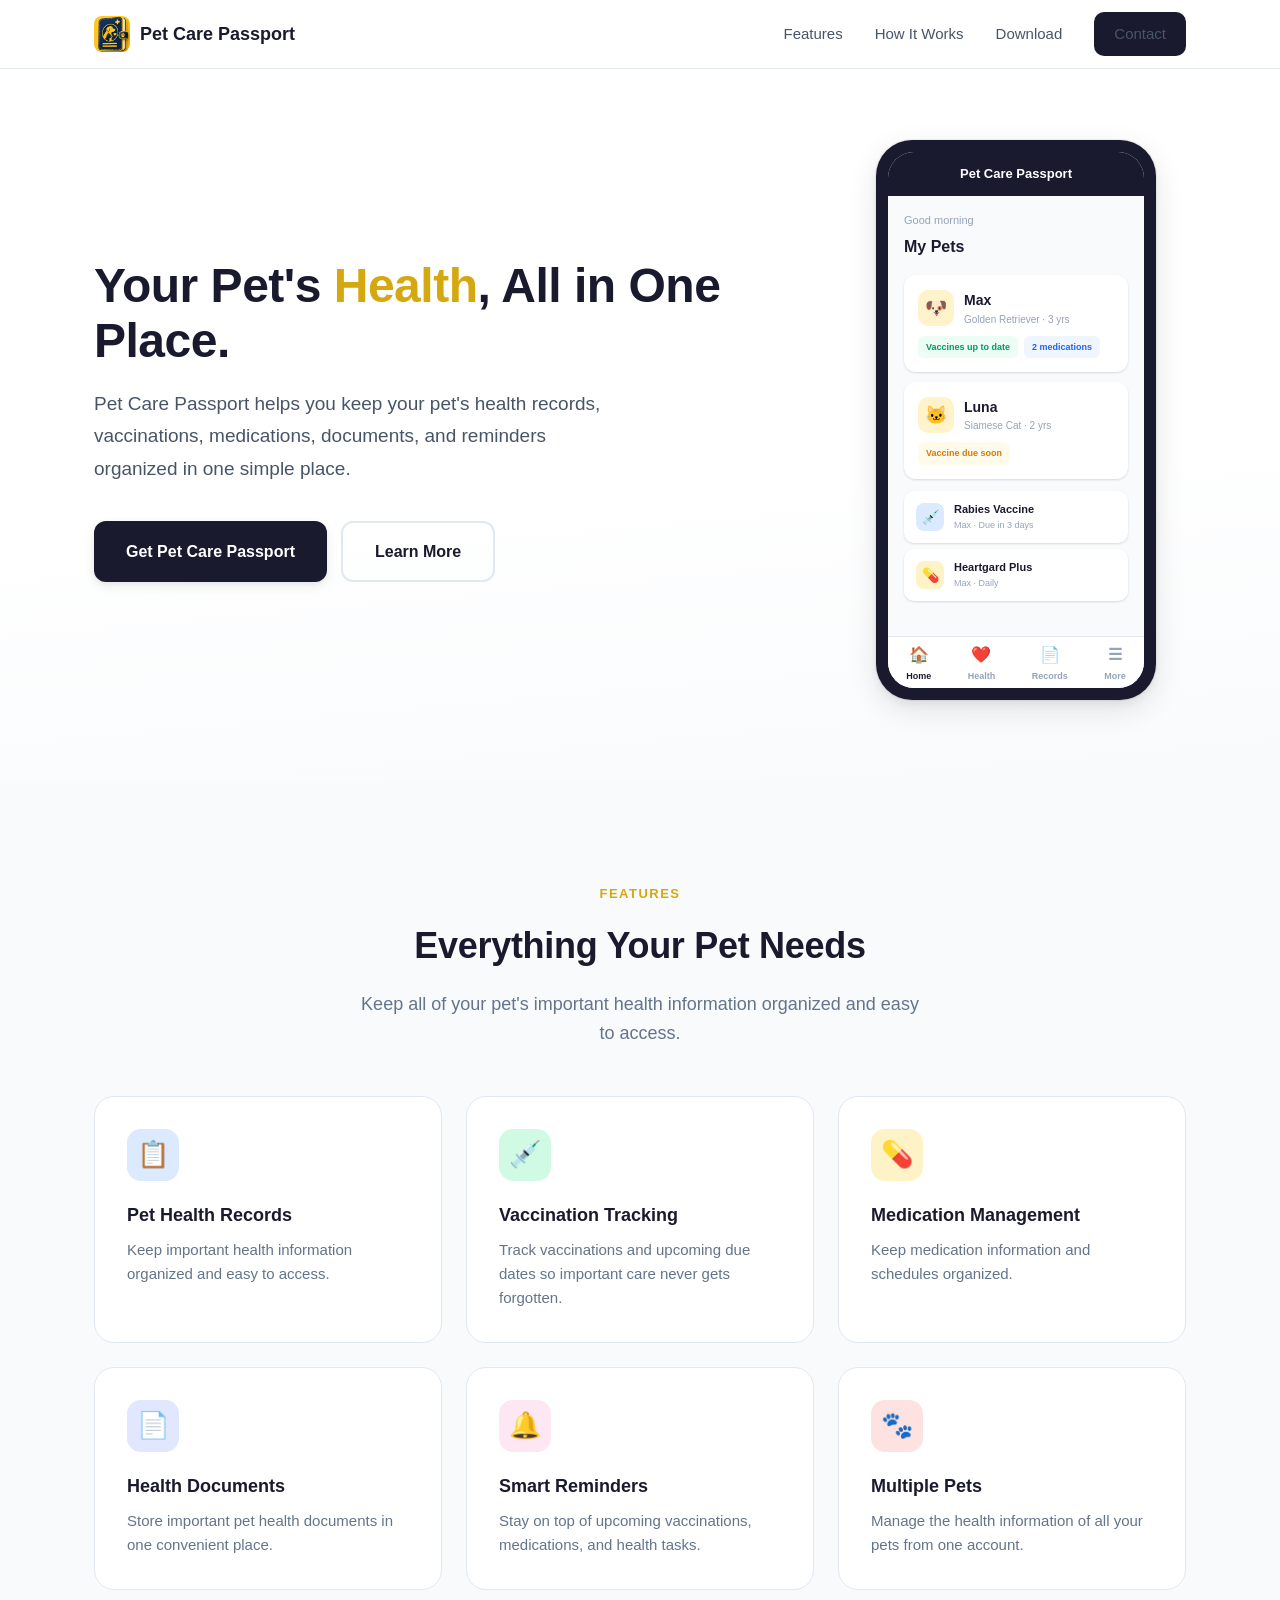
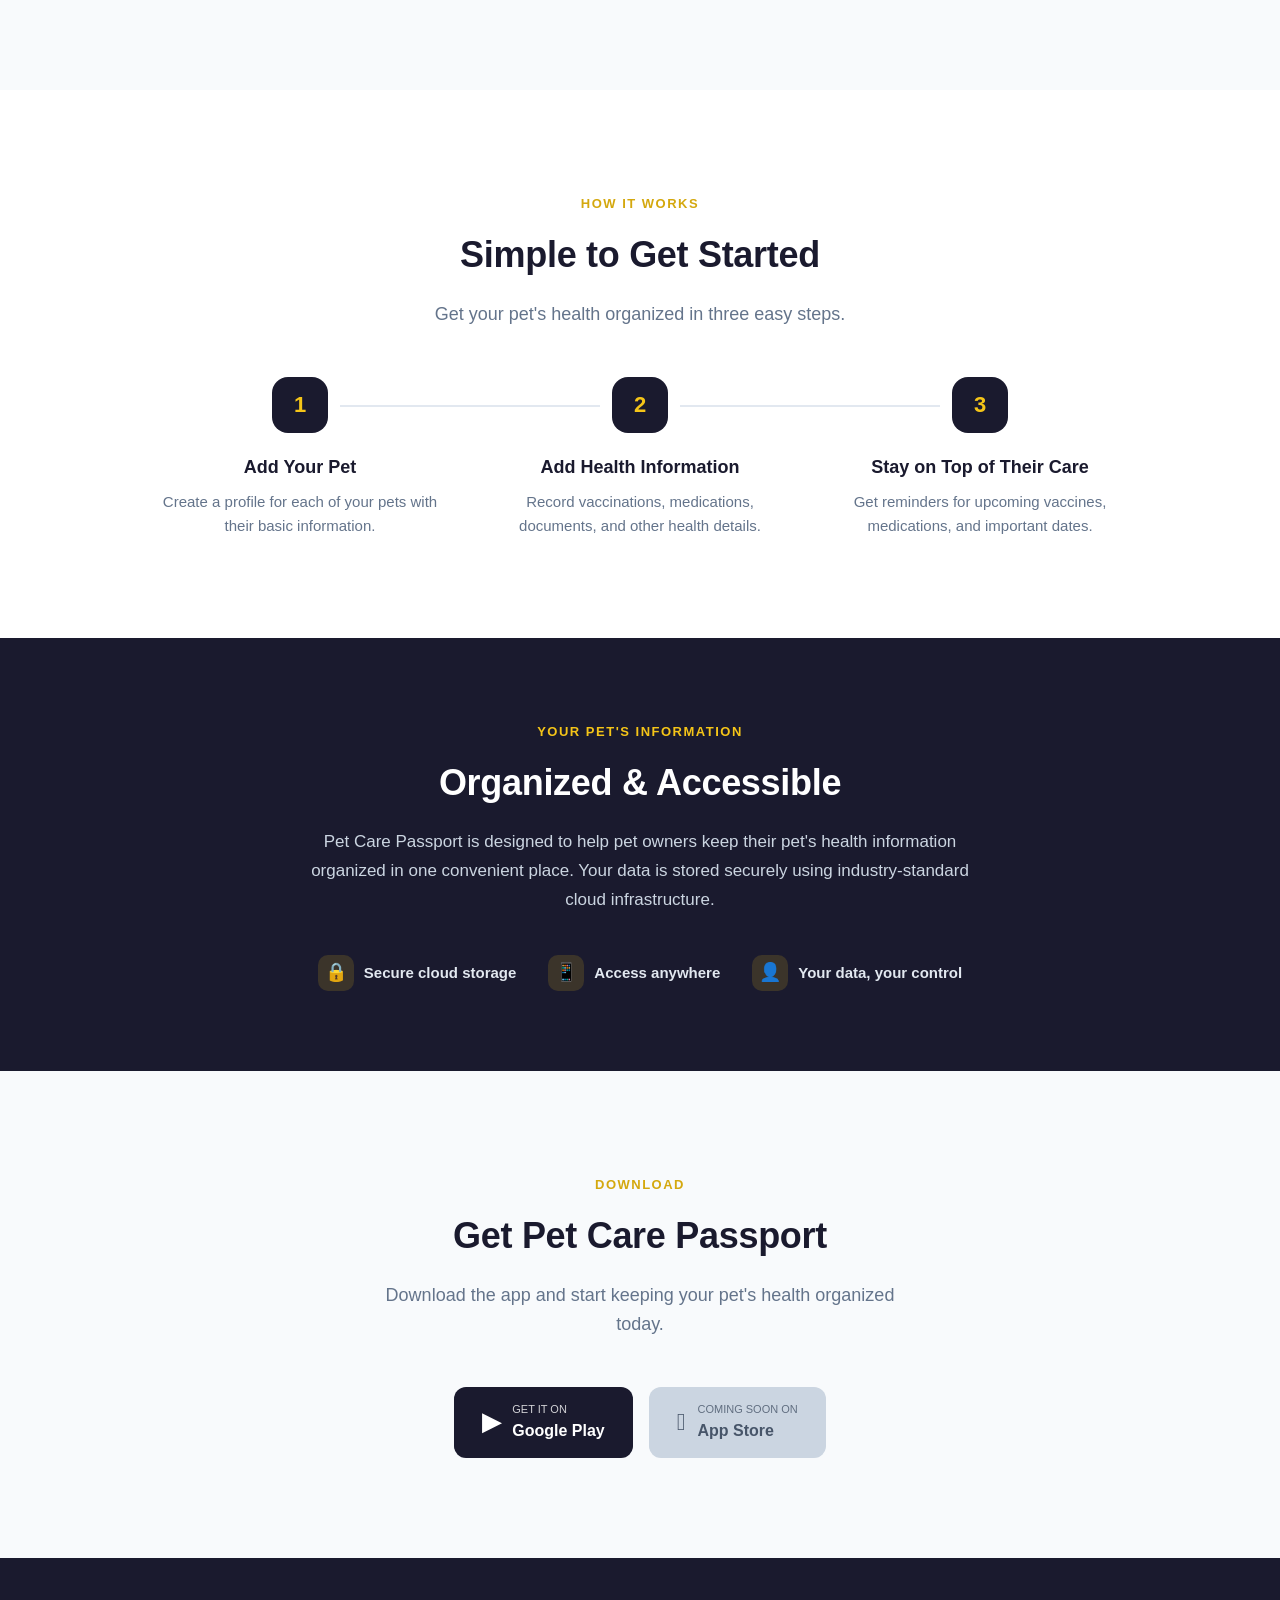
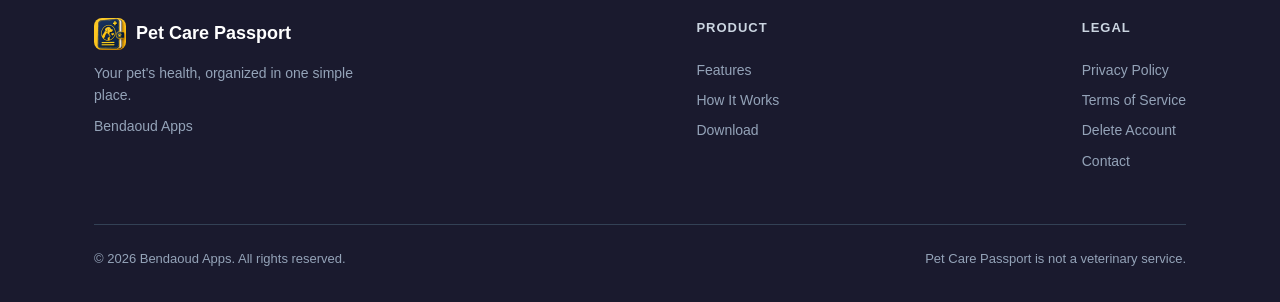
<file: index.html>
<!DOCTYPE html>
<html lang="en">
<head>
  <meta charset="UTF-8">
  <meta name="viewport" content="width=device-width, initial-scale=1.0">
  <title>Pet Care Passport | Pet Health Records &amp; Reminders</title>
  <meta name="description" content="Pet Care Passport helps pet owners manage health records, vaccinations, medications, documents, and reminders for their pets.">
  <meta name="robots" content="index, follow">
  <link rel="canonical" href="https://petcarepassport.app/">
  <meta property="og:type" content="website">
  <meta property="og:url" content="https://petcarepassport.app/">
  <meta property="og:title" content="Pet Care Passport | Pet Health Records &amp; Reminders">
  <meta property="og:description" content="Pet Care Passport helps pet owners manage health records, vaccinations, medications, documents, and reminders for their pets.">
  <meta property="og:image" content="https://petcarepassport.app/img/logo.png">
  <meta name="twitter:card" content="summary">
  <meta name="twitter:title" content="Pet Care Passport | Pet Health Records &amp; Reminders">
  <meta name="twitter:description" content="Pet Care Passport helps pet owners manage health records, vaccinations, medications, documents, and reminders for their pets.">
  <link rel="icon" type="image/png" href="/img/favicon.png">
  <link rel="stylesheet" href="/css/style.css">
</head>
<body>

  <!-- Nav -->
  <nav class="nav" role="navigation" aria-label="Main navigation">
    <div class="container nav-inner">
      <a href="/" class="nav-brand" aria-label="Pet Care Passport home">
        <img src="/img/logo.png" alt="" width="36" height="36">
        Pet Care Passport
      </a>
      <button class="nav-toggle" aria-label="Toggle menu" aria-expanded="false" onclick="toggleMenu()">
        <span></span><span></span><span></span>
      </button>
      <div class="nav-links" id="navLinks">
        <a href="/#features">Features</a>
        <a href="/#how-it-works">How It Works</a>
        <a href="/#download">Download</a>
        <a href="/contact/" class="nav-cta">Contact</a>
      </div>
    </div>
  </nav>

  <!-- Hero -->
  <section class="hero">
    <div class="container hero-inner">
      <div class="hero-text">
        <h1>Your Pet's <span class="accent">Health</span>, All in One Place.</h1>
        <p>Pet Care Passport helps you keep your pet's health records, vaccinations, medications, documents, and reminders organized in one simple place.</p>
        <div class="hero-actions">
          <a href="#download" class="btn-primary">Get Pet Care Passport</a>
          <a href="#features" class="btn-secondary">Learn More</a>
        </div>
      </div>
      <div class="hero-visual" aria-hidden="true">
        <div class="app-mockup">
          <div class="app-mockup-inner">
            <div class="mockup-status">Pet Care Passport</div>
            <div class="mockup-body">
              <div class="mockup-greeting">Good morning</div>
              <div class="mockup-title">My Pets</div>
              <div class="mockup-card">
                <div class="mockup-card-header">
                  <div class="mockup-pet-avatar">&#128054;</div>
                  <div>
                    <div class="mockup-pet-name">Max</div>
                    <div class="mockup-pet-meta">Golden Retriever &middot; 3 yrs</div>
                  </div>
                </div>
                <div class="mockup-tags">
                  <span class="mockup-tag green">Vaccines up to date</span>
                  <span class="mockup-tag blue">2 medications</span>
                </div>
              </div>
              <div class="mockup-card">
                <div class="mockup-card-header">
                  <div class="mockup-pet-avatar">&#128049;</div>
                  <div>
                    <div class="mockup-pet-name">Luna</div>
                    <div class="mockup-pet-meta">Siamese Cat &middot; 2 yrs</div>
                  </div>
                </div>
                <div class="mockup-tags">
                  <span class="mockup-tag amber">Vaccine due soon</span>
                </div>
              </div>
              <div style="margin-top:12px">
                <div class="mockup-reminder">
                  <div class="mockup-reminder-icon vacc">&#128137;</div>
                  <div>
                    <div class="mockup-reminder-text">Rabies Vaccine</div>
                    <div class="mockup-reminder-sub">Max &middot; Due in 3 days</div>
                  </div>
                </div>
                <div class="mockup-reminder">
                  <div class="mockup-reminder-icon med">&#128138;</div>
                  <div>
                    <div class="mockup-reminder-text">Heartgard Plus</div>
                    <div class="mockup-reminder-sub">Max &middot; Daily</div>
                  </div>
                </div>
              </div>
            </div>
            <div class="mockup-tab-bar">
              <div class="mockup-tab active"><span class="mockup-tab-icon">&#127968;</span> Home</div>
              <div class="mockup-tab"><span class="mockup-tab-icon">&#10084;&#65039;</span> Health</div>
              <div class="mockup-tab"><span class="mockup-tab-icon">&#128196;</span> Records</div>
              <div class="mockup-tab"><span class="mockup-tab-icon">&#9776;</span> More</div>
            </div>
          </div>
        </div>
      </div>
    </div>
  </section>

  <!-- Features -->
  <section class="features" id="features">
    <div class="container">
      <div class="section-header">
        <span class="section-label">Features</span>
        <h2 class="section-title">Everything Your Pet Needs</h2>
        <p class="section-subtitle">Keep all of your pet's important health information organized and easy to access.</p>
      </div>
      <div class="features-grid">
        <div class="feature-card">
          <div class="feature-icon records">&#128203;</div>
          <h3>Pet Health Records</h3>
          <p>Keep important health information organized and easy to access.</p>
        </div>
        <div class="feature-card">
          <div class="feature-icon vaccines">&#128137;</div>
          <h3>Vaccination Tracking</h3>
          <p>Track vaccinations and upcoming due dates so important care never gets forgotten.</p>
        </div>
        <div class="feature-card">
          <div class="feature-icon meds">&#128138;</div>
          <h3>Medication Management</h3>
          <p>Keep medication information and schedules organized.</p>
        </div>
        <div class="feature-card">
          <div class="feature-icon docs">&#128196;</div>
          <h3>Health Documents</h3>
          <p>Store important pet health documents in one convenient place.</p>
        </div>
        <div class="feature-card">
          <div class="feature-icon reminders">&#128276;</div>
          <h3>Smart Reminders</h3>
          <p>Stay on top of upcoming vaccinations, medications, and health tasks.</p>
        </div>
        <div class="feature-card">
          <div class="feature-icon pets">&#128062;</div>
          <h3>Multiple Pets</h3>
          <p>Manage the health information of all your pets from one account.</p>
        </div>
      </div>
    </div>
  </section>

  <!-- How It Works -->
  <section class="how-it-works" id="how-it-works">
    <div class="container">
      <div class="section-header">
        <span class="section-label">How It Works</span>
        <h2 class="section-title">Simple to Get Started</h2>
        <p class="section-subtitle">Get your pet's health organized in three easy steps.</p>
      </div>
      <div class="steps">
        <div class="step">
          <div class="step-number">1</div>
          <h3>Add Your Pet</h3>
          <p>Create a profile for each of your pets with their basic information.</p>
          <div class="step-connector"></div>
        </div>
        <div class="step">
          <div class="step-number">2</div>
          <h3>Add Health Information</h3>
          <p>Record vaccinations, medications, documents, and other health details.</p>
          <div class="step-connector"></div>
        </div>
        <div class="step">
          <div class="step-number">3</div>
          <h3>Stay on Top of Their Care</h3>
          <p>Get reminders for upcoming vaccines, medications, and important dates.</p>
        </div>
      </div>
    </div>
  </section>

  <!-- Trust -->
  <section class="trust">
    <div class="container">
      <div class="trust-inner">
        <span class="section-label">Your Pet's Information</span>
        <h2 class="section-title">Organized &amp; Accessible</h2>
        <p>Pet Care Passport is designed to help pet owners keep their pet's health information organized in one convenient place. Your data is stored securely using industry-standard cloud infrastructure.</p>
        <div class="trust-points">
          <div class="trust-point">
            <div class="trust-point-icon">&#128274;</div>
            Secure cloud storage
          </div>
          <div class="trust-point">
            <div class="trust-point-icon">&#128241;</div>
            Access anywhere
          </div>
          <div class="trust-point">
            <div class="trust-point-icon">&#128100;</div>
            Your data, your control
          </div>
        </div>
      </div>
    </div>
  </section>

  <!-- Download -->
  <section class="download" id="download">
    <div class="container download-inner">
      <span class="section-label">Download</span>
      <h2 class="section-title">Get Pet Care Passport</h2>
      <p class="section-subtitle" style="margin-left:auto;margin-right:auto;">Download the app and start keeping your pet's health organized today.</p>
      <div class="download-buttons">
        <a href="https://play.google.com/store/apps/details?id=com.bendaoud.petcarepassport" class="store-btn" id="googlePlayBtn" target="_blank" rel="noopener noreferrer">
          <span class="store-btn-icon">&#9654;</span>
          <span class="store-btn-text">
            <span class="store-btn-label">GET IT ON</span>
            <span class="store-btn-name">Google Play</span>
          </span>
        </a>
        <span class="store-btn coming-soon" aria-label="iOS app coming soon">
          <span class="store-btn-icon">&#63743;</span>
          <span class="store-btn-text">
            <span class="store-btn-label">COMING SOON ON</span>
            <span class="store-btn-name">App Store</span>
          </span>
        </span>
      </div>
    </div>
  </section>

  <!-- Footer -->
  <footer class="footer">
    <div class="container">
      <div class="footer-inner">
        <div class="footer-brand">
          <div class="footer-brand-name">
            <img src="/img/logo.png" alt="" width="32" height="32">
            Pet Care Passport
          </div>
          <p>Your pet's health, organized in one simple place.</p>
          <p style="margin-top:8px;">Bendaoud Apps</p>
        </div>
        <div class="footer-links">
          <h4>Product</h4>
          <a href="/#features">Features</a>
          <a href="/#how-it-works">How It Works</a>
          <a href="/#download">Download</a>
        </div>
        <div class="footer-links">
          <h4>Legal</h4>
          <a href="/privacy-policy/">Privacy Policy</a>
          <a href="/terms/">Terms of Service</a>
          <a href="/delete-account/">Delete Account</a>
          <a href="/contact/">Contact</a>
        </div>
      </div>
      <div class="footer-bottom">
        <span>&copy; 2026 Bendaoud Apps. All rights reserved.</span>
        <span>Pet Care Passport is not a veterinary service.</span>
      </div>
    </div>
  </footer>

  <script>
    function toggleMenu() {
      var links = document.getElementById('navLinks');
      var btn = document.querySelector('.nav-toggle');
      var open = links.classList.toggle('open');
      btn.classList.toggle('open', open);
      btn.setAttribute('aria-expanded', open);
    }
    document.querySelectorAll('.nav-links a').forEach(function(a) {
      a.addEventListener('click', function() {
        document.getElementById('navLinks').classList.remove('open');
        document.querySelector('.nav-toggle').classList.remove('open');
      });
    });
  </script>

</body>
</html>
</file>
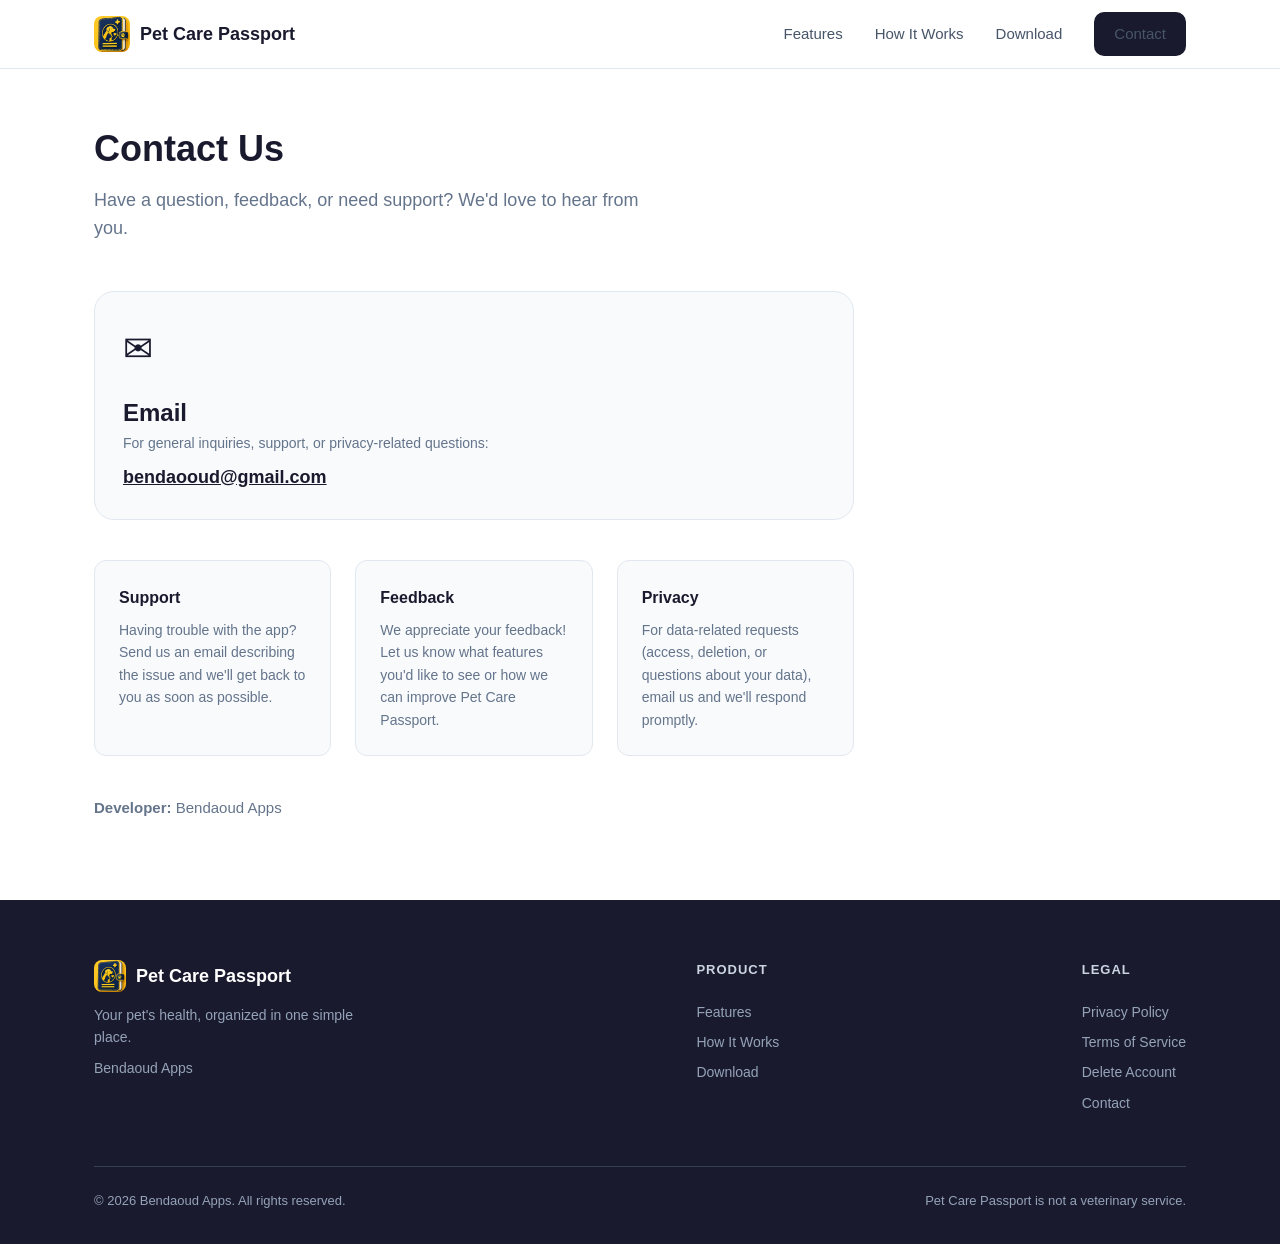
<file: contact/index.html>
<!DOCTYPE html>
<html lang="en">
<head>
  <meta charset="UTF-8">
  <meta name="viewport" content="width=device-width, initial-scale=1.0">
  <title>Contact Us | Pet Care Passport</title>
  <meta name="description" content="Get in touch with the Pet Care Passport team. We'd love to hear from you.">
  <meta name="robots" content="index, follow">
  <link rel="canonical" href="https://petcarepassport.app/contact/">
  <link rel="icon" type="image/png" href="/img/favicon.png">
  <link rel="stylesheet" href="/css/style.css">
</head>
<body>

  <!-- Nav -->
  <nav class="nav" role="navigation" aria-label="Main navigation">
    <div class="container nav-inner">
      <a href="/" class="nav-brand" aria-label="Pet Care Passport home">
        <img src="/img/logo.png" alt="" width="36" height="36">
        Pet Care Passport
      </a>
      <button class="nav-toggle" aria-label="Toggle menu" aria-expanded="false" onclick="toggleMenu()">
        <span></span><span></span><span></span>
      </button>
      <div class="nav-links" id="navLinks">
        <a href="/#features">Features</a>
        <a href="/#how-it-works">How It Works</a>
        <a href="/#download">Download</a>
        <a href="/contact/" class="nav-cta">Contact</a>
      </div>
    </div>
  </nav>

  <!-- Contact -->
  <main class="legal-page">
    <div class="container">
      <div class="legal-header">
        <h1>Contact Us</h1>
        <p class="section-subtitle">Have a question, feedback, or need support? We'd love to hear from you.</p>
      </div>
      <div class="contact-content">

        <div class="contact-card">
          <div class="contact-icon">&#9993;</div>
          <h2>Email</h2>
          <p>For general inquiries, support, or privacy-related questions:</p>
          <a href="mailto:bendaooud@gmail.com" class="contact-link">bendaooud@gmail.com</a>
        </div>

        <div class="contact-info-grid">
          <div class="contact-info-item">
            <h3>Support</h3>
            <p>Having trouble with the app? Send us an email describing the issue and we'll get back to you as soon as possible.</p>
          </div>
          <div class="contact-info-item">
            <h3>Feedback</h3>
            <p>We appreciate your feedback! Let us know what features you'd like to see or how we can improve Pet Care Passport.</p>
          </div>
          <div class="contact-info-item">
            <h3>Privacy</h3>
            <p>For data-related requests (access, deletion, or questions about your data), email us and we'll respond promptly.</p>
          </div>
        </div>

        <div class="contact-developer">
          <p><strong>Developer:</strong> Bendaoud Apps</p>
        </div>

      </div>
    </div>
  </main>

  <!-- Footer -->
  <footer class="footer">
    <div class="container">
      <div class="footer-inner">
        <div class="footer-brand">
          <div class="footer-brand-name">
            <img src="/img/logo.png" alt="" width="32" height="32">
            Pet Care Passport
          </div>
          <p>Your pet's health, organized in one simple place.</p>
          <p style="margin-top:8px;">Bendaoud Apps</p>
        </div>
        <div class="footer-links">
          <h4>Product</h4>
          <a href="/#features">Features</a>
          <a href="/#how-it-works">How It Works</a>
          <a href="/#download">Download</a>
        </div>
        <div class="footer-links">
          <h4>Legal</h4>
          <a href="/privacy-policy/">Privacy Policy</a>
          <a href="/terms/">Terms of Service</a>
          <a href="/delete-account/">Delete Account</a>
          <a href="/contact/">Contact</a>
        </div>
      </div>
      <div class="footer-bottom">
        <span>&copy; 2026 Bendaoud Apps. All rights reserved.</span>
        <span>Pet Care Passport is not a veterinary service.</span>
      </div>
    </div>
  </footer>

  <script>
    function toggleMenu() {
      var links = document.getElementById('navLinks');
      var btn = document.querySelector('.nav-toggle');
      var open = links.classList.toggle('open');
      btn.classList.toggle('open', open);
      btn.setAttribute('aria-expanded', open);
    }
    document.querySelectorAll('.nav-links a').forEach(function(a) {
      a.addEventListener('click', function() {
        document.getElementById('navLinks').classList.remove('open');
        document.querySelector('.nav-toggle').classList.remove('open');
      });
    });
  </script>

</body>
</html>
</file>
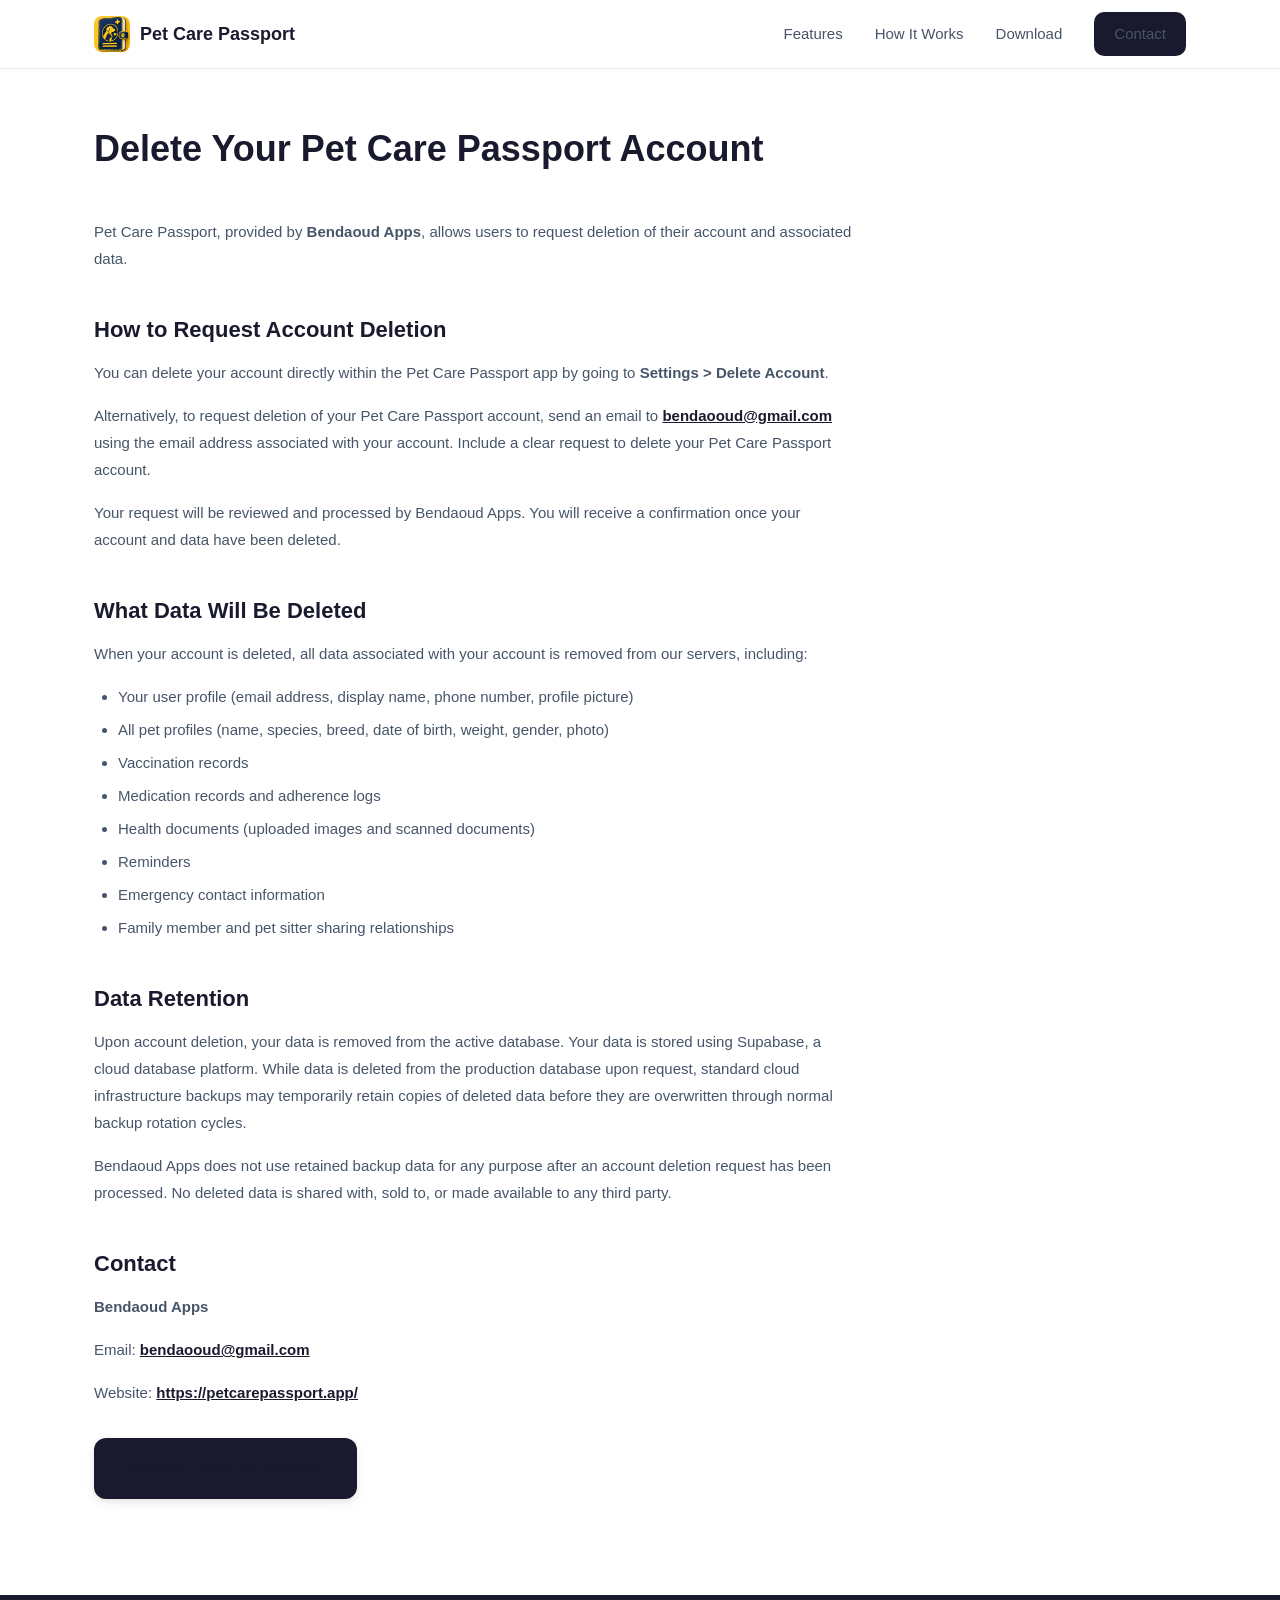
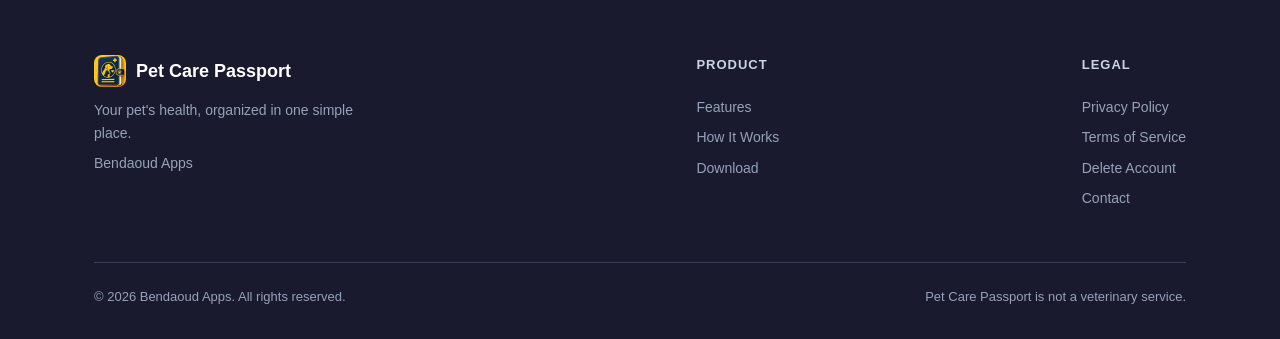
<file: delete-account/index.html>
<!DOCTYPE html>
<html lang="en">
<head>
  <meta charset="UTF-8">
  <meta name="viewport" content="width=device-width, initial-scale=1.0">
  <title>Delete Your Account | Pet Care Passport</title>
  <meta name="description" content="Learn how to request deletion of your Pet Care Passport account and associated data.">
  <meta name="robots" content="index, follow">
  <link rel="canonical" href="https://petcarepassport.app/delete-account/">
  <link rel="icon" type="image/png" href="/img/favicon.png">
  <link rel="stylesheet" href="/css/style.css">
</head>
<body>

  <!-- Nav -->
  <nav class="nav" role="navigation" aria-label="Main navigation">
    <div class="container nav-inner">
      <a href="/" class="nav-brand" aria-label="Pet Care Passport home">
        <img src="/img/logo.png" alt="" width="36" height="36">
        Pet Care Passport
      </a>
      <button class="nav-toggle" aria-label="Toggle menu" aria-expanded="false" onclick="toggleMenu()">
        <span></span><span></span><span></span>
      </button>
      <div class="nav-links" id="navLinks">
        <a href="/#features">Features</a>
        <a href="/#how-it-works">How It Works</a>
        <a href="/#download">Download</a>
        <a href="/contact/" class="nav-cta">Contact</a>
      </div>
    </div>
  </nav>

  <!-- Delete Account -->
  <main class="legal-page">
    <div class="container">
      <div class="legal-header">
        <h1>Delete Your Pet Care Passport Account</h1>
      </div>
      <div class="legal-content">

        <p>Pet Care Passport, provided by <strong>Bendaoud Apps</strong>, allows users to request deletion of their account and associated data.</p>

        <h2>How to Request Account Deletion</h2>
        <p>You can delete your account directly within the Pet Care Passport app by going to <strong>Settings &gt; Delete Account</strong>.</p>
        <p>Alternatively, to request deletion of your Pet Care Passport account, send an email to <a href="mailto:bendaooud@gmail.com">bendaooud@gmail.com</a> using the email address associated with your account. Include a clear request to delete your Pet Care Passport account.</p>
        <p>Your request will be reviewed and processed by Bendaoud Apps. You will receive a confirmation once your account and data have been deleted.</p>

        <h2>What Data Will Be Deleted</h2>
        <p>When your account is deleted, all data associated with your account is removed from our servers, including:</p>
        <ul>
          <li>Your user profile (email address, display name, phone number, profile picture)</li>
          <li>All pet profiles (name, species, breed, date of birth, weight, gender, photo)</li>
          <li>Vaccination records</li>
          <li>Medication records and adherence logs</li>
          <li>Health documents (uploaded images and scanned documents)</li>
          <li>Reminders</li>
          <li>Emergency contact information</li>
          <li>Family member and pet sitter sharing relationships</li>
        </ul>

        <h2>Data Retention</h2>
        <p>Upon account deletion, your data is removed from the active database. Your data is stored using Supabase, a cloud database platform. While data is deleted from the production database upon request, standard cloud infrastructure backups may temporarily retain copies of deleted data before they are overwritten through normal backup rotation cycles.</p>
        <p>Bendaoud Apps does not use retained backup data for any purpose after an account deletion request has been processed. No deleted data is shared with, sold to, or made available to any third party.</p>

        <h2>Contact</h2>
        <p><strong>Bendaoud Apps</strong></p>
        <p>Email: <a href="mailto:bendaooud@gmail.com">bendaooud@gmail.com</a></p>
        <p>Website: <a href="https://petcarepassport.app/">https://petcarepassport.app/</a></p>

        <p style="margin-top: 32px;">
          <a href="mailto:bendaooud@gmail.com?subject=Pet%20Care%20Passport%20Account%20Deletion" class="btn-primary" style="display: inline-flex; text-decoration: none;">Request Account Deletion</a>
        </p>

      </div>
    </div>
  </main>

  <!-- Footer -->
  <footer class="footer">
    <div class="container">
      <div class="footer-inner">
        <div class="footer-brand">
          <div class="footer-brand-name">
            <img src="/img/logo.png" alt="" width="32" height="32">
            Pet Care Passport
          </div>
          <p>Your pet's health, organized in one simple place.</p>
          <p style="margin-top:8px;">Bendaoud Apps</p>
        </div>
        <div class="footer-links">
          <h4>Product</h4>
          <a href="/#features">Features</a>
          <a href="/#how-it-works">How It Works</a>
          <a href="/#download">Download</a>
        </div>
        <div class="footer-links">
          <h4>Legal</h4>
          <a href="/privacy-policy/">Privacy Policy</a>
          <a href="/terms/">Terms of Service</a>
          <a href="/delete-account/">Delete Account</a>
          <a href="/contact/">Contact</a>
        </div>
      </div>
      <div class="footer-bottom">
        <span>&copy; 2026 Bendaoud Apps. All rights reserved.</span>
        <span>Pet Care Passport is not a veterinary service.</span>
      </div>
    </div>
  </footer>

  <script>
    function toggleMenu() {
      var links = document.getElementById('navLinks');
      var btn = document.querySelector('.nav-toggle');
      var open = links.classList.toggle('open');
      btn.classList.toggle('open', open);
      btn.setAttribute('aria-expanded', open);
    }
    document.querySelectorAll('.nav-links a').forEach(function(a) {
      a.addEventListener('click', function() {
        document.getElementById('navLinks').classList.remove('open');
        document.querySelector('.nav-toggle').classList.remove('open');
      });
    });
  </script>

</body>
</html>
</file>
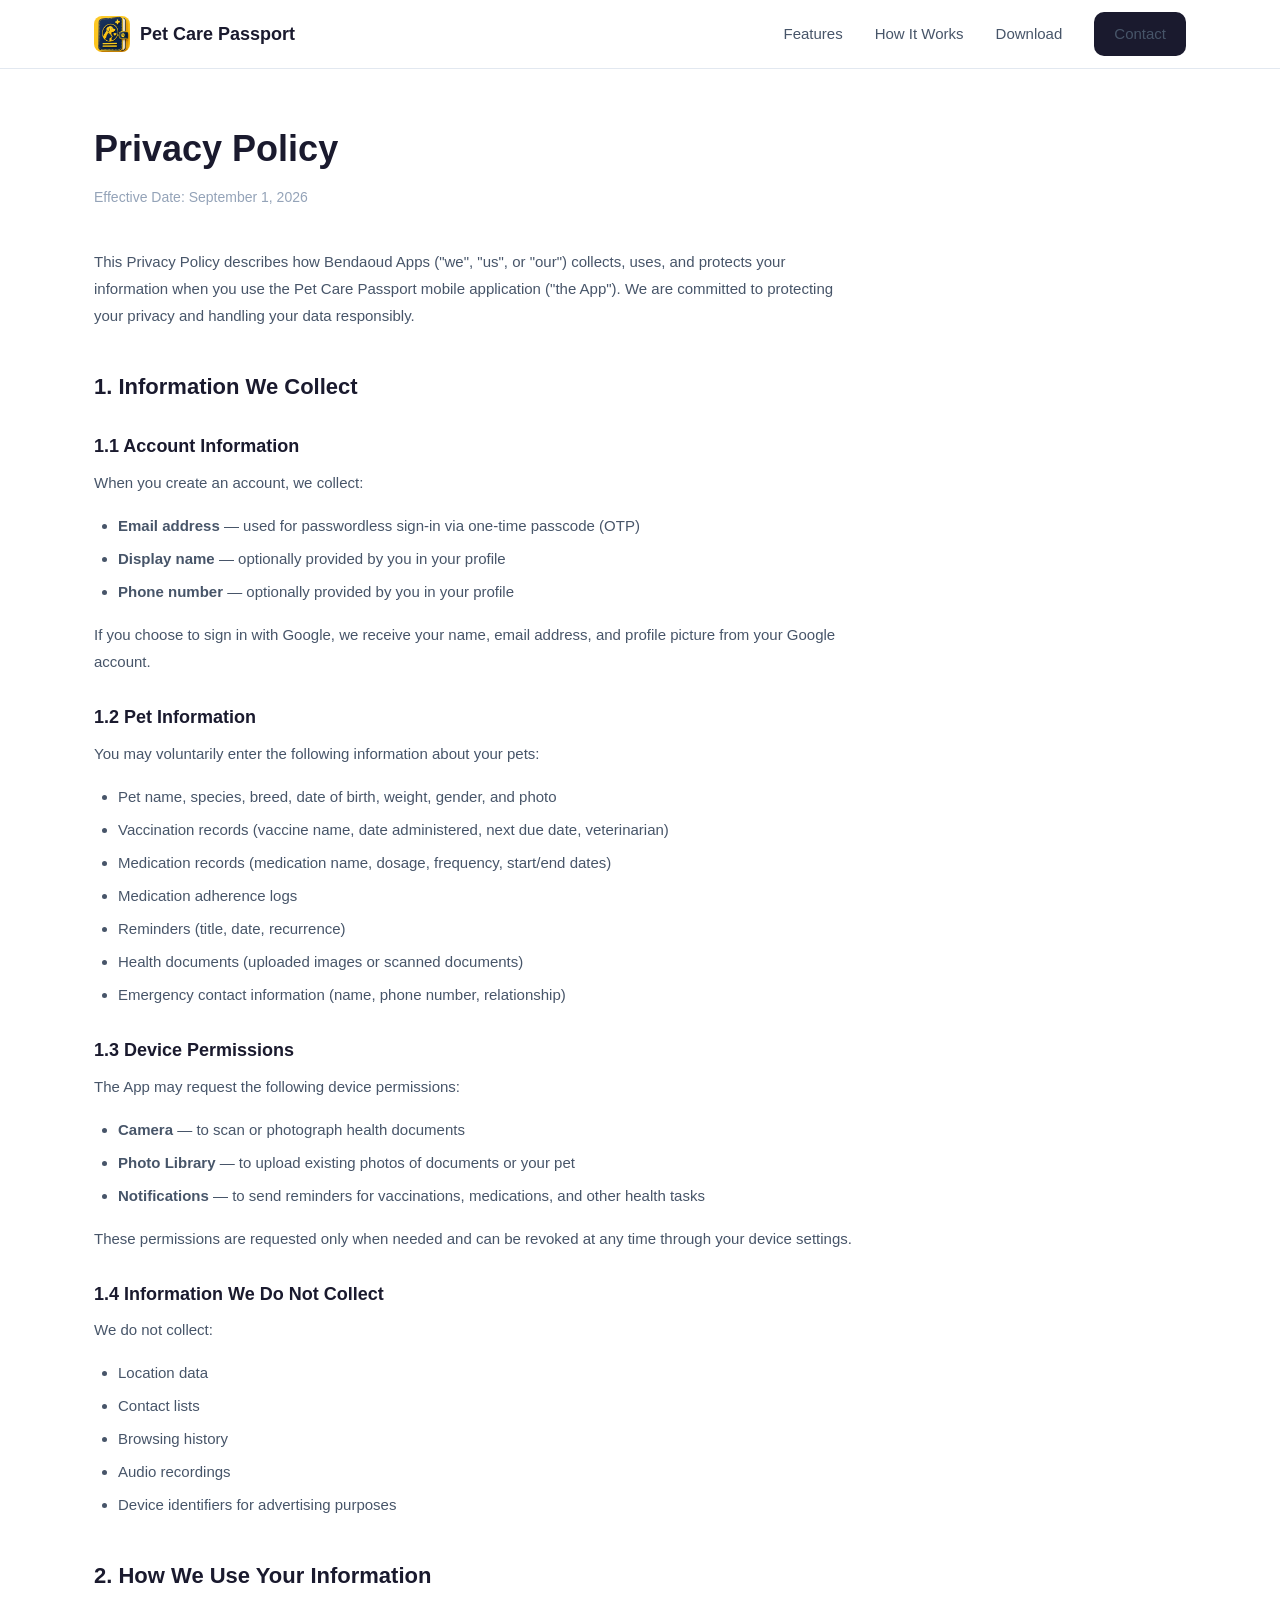
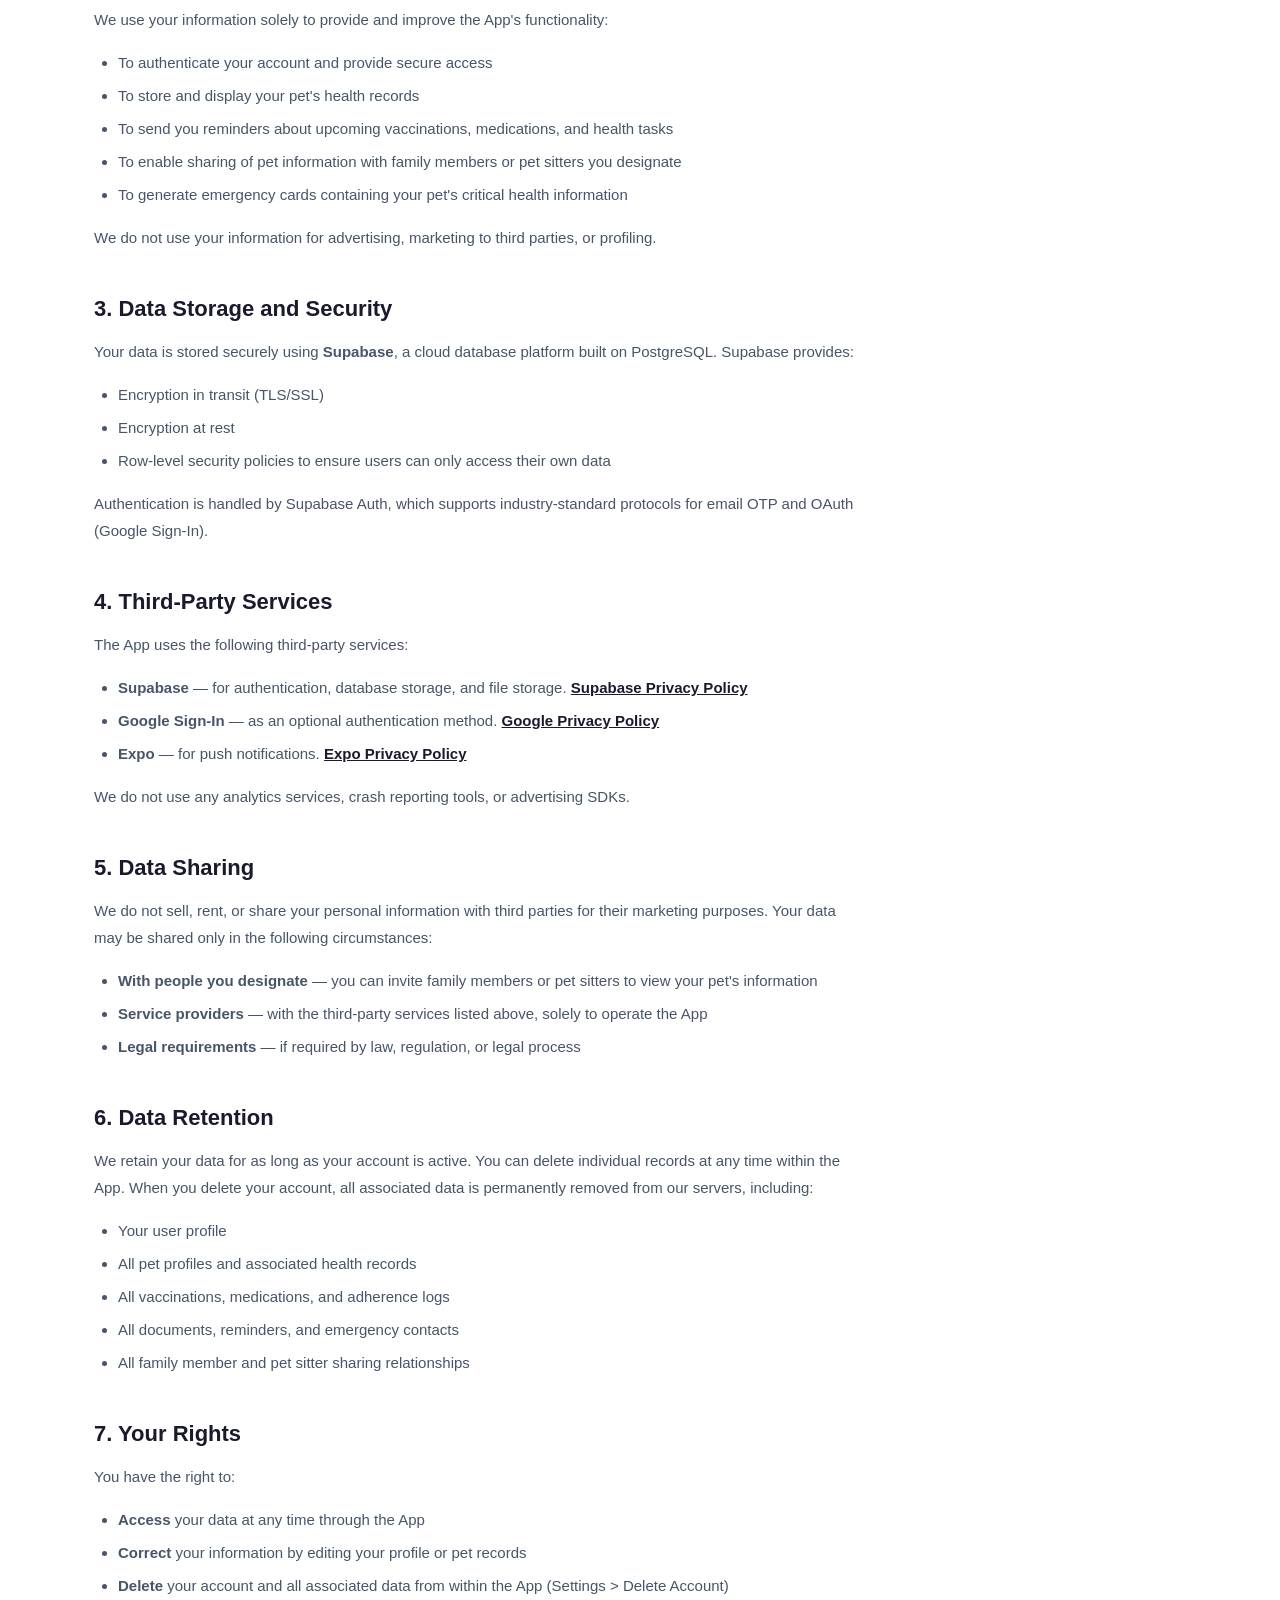
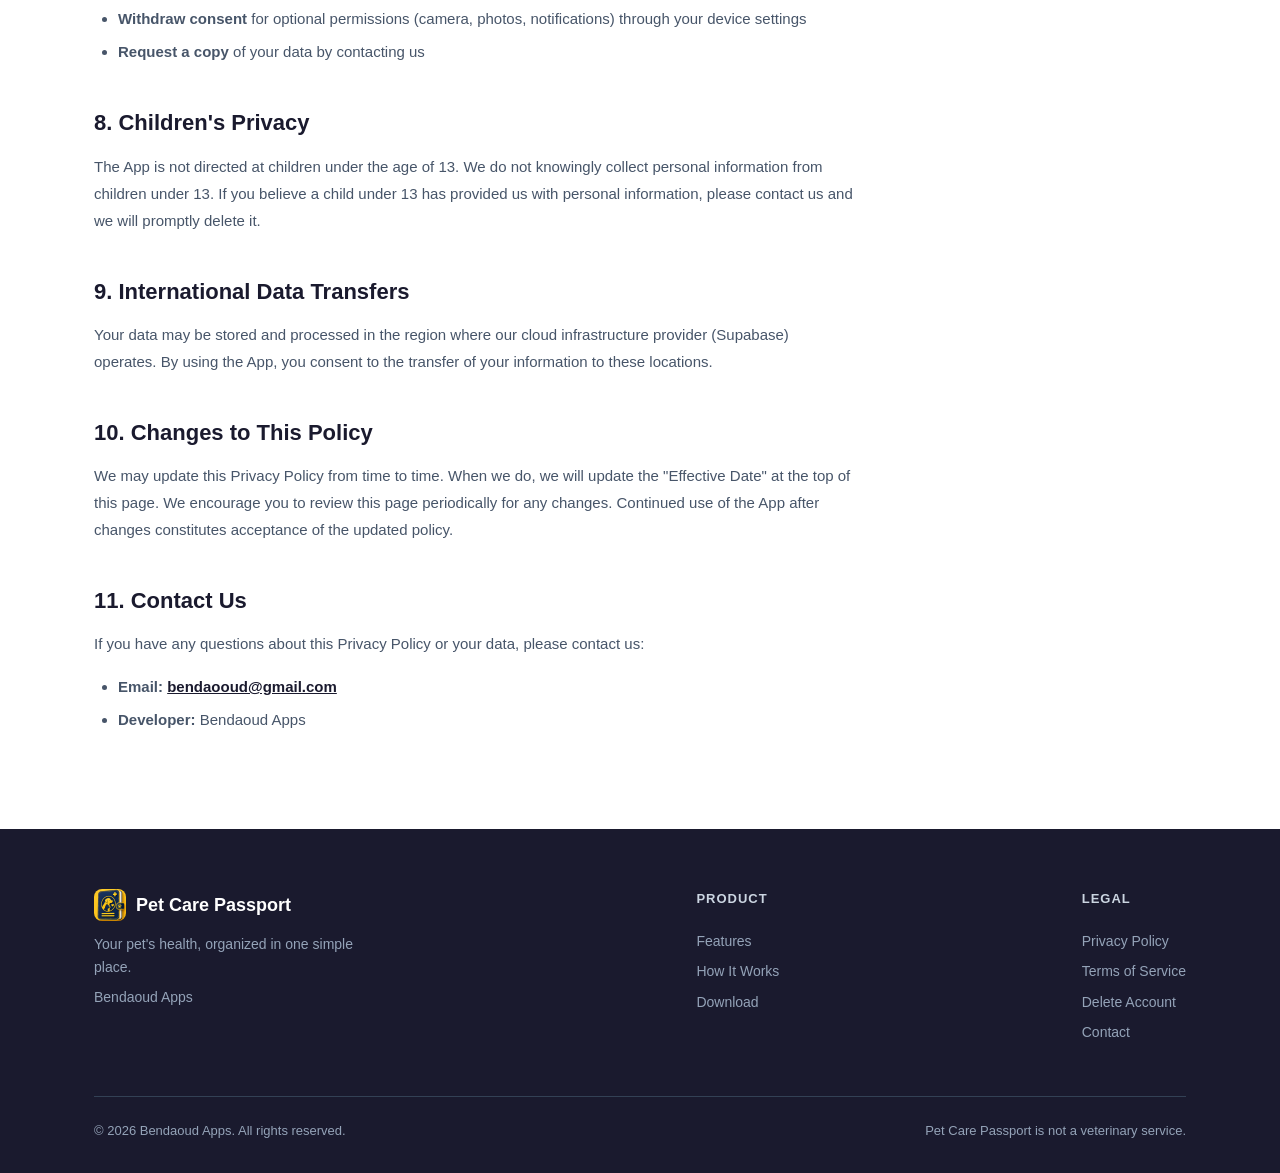
<file: privacy-policy/index.html>
<!DOCTYPE html>
<html lang="en">
<head>
  <meta charset="UTF-8">
  <meta name="viewport" content="width=device-width, initial-scale=1.0">
  <title>Privacy Policy | Pet Care Passport</title>
  <meta name="description" content="Privacy Policy for Pet Care Passport. Learn how we collect, use, and protect your personal and pet health information.">
  <meta name="robots" content="index, follow">
  <link rel="canonical" href="https://petcarepassport.app/privacy-policy/">
  <link rel="icon" type="image/png" href="/img/favicon.png">
  <link rel="stylesheet" href="/css/style.css">
</head>
<body>

  <!-- Nav -->
  <nav class="nav" role="navigation" aria-label="Main navigation">
    <div class="container nav-inner">
      <a href="/" class="nav-brand" aria-label="Pet Care Passport home">
        <img src="/img/logo.png" alt="" width="36" height="36">
        Pet Care Passport
      </a>
      <button class="nav-toggle" aria-label="Toggle menu" aria-expanded="false" onclick="toggleMenu()">
        <span></span><span></span><span></span>
      </button>
      <div class="nav-links" id="navLinks">
        <a href="/#features">Features</a>
        <a href="/#how-it-works">How It Works</a>
        <a href="/#download">Download</a>
        <a href="/contact/" class="nav-cta">Contact</a>
      </div>
    </div>
  </nav>

  <!-- Privacy Policy -->
  <main class="legal-page">
    <div class="container">
      <div class="legal-header">
        <h1>Privacy Policy</h1>
        <p class="legal-date">Effective Date: September 1, 2026</p>
      </div>
      <div class="legal-content">

        <p>This Privacy Policy describes how Bendaoud Apps ("we", "us", or "our") collects, uses, and protects your information when you use the Pet Care Passport mobile application ("the App"). We are committed to protecting your privacy and handling your data responsibly.</p>

        <h2>1. Information We Collect</h2>

        <h3>1.1 Account Information</h3>
        <p>When you create an account, we collect:</p>
        <ul>
          <li><strong>Email address</strong> &mdash; used for passwordless sign-in via one-time passcode (OTP)</li>
          <li><strong>Display name</strong> &mdash; optionally provided by you in your profile</li>
          <li><strong>Phone number</strong> &mdash; optionally provided by you in your profile</li>
        </ul>
        <p>If you choose to sign in with Google, we receive your name, email address, and profile picture from your Google account.</p>

        <h3>1.2 Pet Information</h3>
        <p>You may voluntarily enter the following information about your pets:</p>
        <ul>
          <li>Pet name, species, breed, date of birth, weight, gender, and photo</li>
          <li>Vaccination records (vaccine name, date administered, next due date, veterinarian)</li>
          <li>Medication records (medication name, dosage, frequency, start/end dates)</li>
          <li>Medication adherence logs</li>
          <li>Reminders (title, date, recurrence)</li>
          <li>Health documents (uploaded images or scanned documents)</li>
          <li>Emergency contact information (name, phone number, relationship)</li>
        </ul>

        <h3>1.3 Device Permissions</h3>
        <p>The App may request the following device permissions:</p>
        <ul>
          <li><strong>Camera</strong> &mdash; to scan or photograph health documents</li>
          <li><strong>Photo Library</strong> &mdash; to upload existing photos of documents or your pet</li>
          <li><strong>Notifications</strong> &mdash; to send reminders for vaccinations, medications, and other health tasks</li>
        </ul>
        <p>These permissions are requested only when needed and can be revoked at any time through your device settings.</p>

        <h3>1.4 Information We Do Not Collect</h3>
        <p>We do not collect:</p>
        <ul>
          <li>Location data</li>
          <li>Contact lists</li>
          <li>Browsing history</li>
          <li>Audio recordings</li>
          <li>Device identifiers for advertising purposes</li>
        </ul>

        <h2>2. How We Use Your Information</h2>
        <p>We use your information solely to provide and improve the App's functionality:</p>
        <ul>
          <li>To authenticate your account and provide secure access</li>
          <li>To store and display your pet's health records</li>
          <li>To send you reminders about upcoming vaccinations, medications, and health tasks</li>
          <li>To enable sharing of pet information with family members or pet sitters you designate</li>
          <li>To generate emergency cards containing your pet's critical health information</li>
        </ul>
        <p>We do not use your information for advertising, marketing to third parties, or profiling.</p>

        <h2>3. Data Storage and Security</h2>
        <p>Your data is stored securely using <strong>Supabase</strong>, a cloud database platform built on PostgreSQL. Supabase provides:</p>
        <ul>
          <li>Encryption in transit (TLS/SSL)</li>
          <li>Encryption at rest</li>
          <li>Row-level security policies to ensure users can only access their own data</li>
        </ul>
        <p>Authentication is handled by Supabase Auth, which supports industry-standard protocols for email OTP and OAuth (Google Sign-In).</p>

        <h2>4. Third-Party Services</h2>
        <p>The App uses the following third-party services:</p>
        <ul>
          <li><strong>Supabase</strong> &mdash; for authentication, database storage, and file storage. <a href="https://supabase.com/privacy" target="_blank" rel="noopener noreferrer">Supabase Privacy Policy</a></li>
          <li><strong>Google Sign-In</strong> &mdash; as an optional authentication method. <a href="https://policies.google.com/privacy" target="_blank" rel="noopener noreferrer">Google Privacy Policy</a></li>
          <li><strong>Expo</strong> &mdash; for push notifications. <a href="https://expo.dev/privacy" target="_blank" rel="noopener noreferrer">Expo Privacy Policy</a></li>
        </ul>
        <p>We do not use any analytics services, crash reporting tools, or advertising SDKs.</p>

        <h2>5. Data Sharing</h2>
        <p>We do not sell, rent, or share your personal information with third parties for their marketing purposes. Your data may be shared only in the following circumstances:</p>
        <ul>
          <li><strong>With people you designate</strong> &mdash; you can invite family members or pet sitters to view your pet's information</li>
          <li><strong>Service providers</strong> &mdash; with the third-party services listed above, solely to operate the App</li>
          <li><strong>Legal requirements</strong> &mdash; if required by law, regulation, or legal process</li>
        </ul>

        <h2>6. Data Retention</h2>
        <p>We retain your data for as long as your account is active. You can delete individual records at any time within the App. When you delete your account, all associated data is permanently removed from our servers, including:</p>
        <ul>
          <li>Your user profile</li>
          <li>All pet profiles and associated health records</li>
          <li>All vaccinations, medications, and adherence logs</li>
          <li>All documents, reminders, and emergency contacts</li>
          <li>All family member and pet sitter sharing relationships</li>
        </ul>

        <h2>7. Your Rights</h2>
        <p>You have the right to:</p>
        <ul>
          <li><strong>Access</strong> your data at any time through the App</li>
          <li><strong>Correct</strong> your information by editing your profile or pet records</li>
          <li><strong>Delete</strong> your account and all associated data from within the App (Settings &gt; Delete Account)</li>
          <li><strong>Withdraw consent</strong> for optional permissions (camera, photos, notifications) through your device settings</li>
          <li><strong>Request a copy</strong> of your data by contacting us</li>
        </ul>

        <h2>8. Children's Privacy</h2>
        <p>The App is not directed at children under the age of 13. We do not knowingly collect personal information from children under 13. If you believe a child under 13 has provided us with personal information, please contact us and we will promptly delete it.</p>

        <h2>9. International Data Transfers</h2>
        <p>Your data may be stored and processed in the region where our cloud infrastructure provider (Supabase) operates. By using the App, you consent to the transfer of your information to these locations.</p>

        <h2>10. Changes to This Policy</h2>
        <p>We may update this Privacy Policy from time to time. When we do, we will update the "Effective Date" at the top of this page. We encourage you to review this page periodically for any changes. Continued use of the App after changes constitutes acceptance of the updated policy.</p>

        <h2>11. Contact Us</h2>
        <p>If you have any questions about this Privacy Policy or your data, please contact us:</p>
        <ul>
          <li><strong>Email:</strong> <a href="mailto:bendaooud@gmail.com">bendaooud@gmail.com</a></li>
          <li><strong>Developer:</strong> Bendaoud Apps</li>
        </ul>

      </div>
    </div>
  </main>

  <!-- Footer -->
  <footer class="footer">
    <div class="container">
      <div class="footer-inner">
        <div class="footer-brand">
          <div class="footer-brand-name">
            <img src="/img/logo.png" alt="" width="32" height="32">
            Pet Care Passport
          </div>
          <p>Your pet's health, organized in one simple place.</p>
          <p style="margin-top:8px;">Bendaoud Apps</p>
        </div>
        <div class="footer-links">
          <h4>Product</h4>
          <a href="/#features">Features</a>
          <a href="/#how-it-works">How It Works</a>
          <a href="/#download">Download</a>
        </div>
        <div class="footer-links">
          <h4>Legal</h4>
          <a href="/privacy-policy/">Privacy Policy</a>
          <a href="/terms/">Terms of Service</a>
          <a href="/delete-account/">Delete Account</a>
          <a href="/contact/">Contact</a>
        </div>
      </div>
      <div class="footer-bottom">
        <span>&copy; 2026 Bendaoud Apps. All rights reserved.</span>
        <span>Pet Care Passport is not a veterinary service.</span>
      </div>
    </div>
  </footer>

  <script>
    function toggleMenu() {
      var links = document.getElementById('navLinks');
      var btn = document.querySelector('.nav-toggle');
      var open = links.classList.toggle('open');
      btn.classList.toggle('open', open);
      btn.setAttribute('aria-expanded', open);
    }
    document.querySelectorAll('.nav-links a').forEach(function(a) {
      a.addEventListener('click', function() {
        document.getElementById('navLinks').classList.remove('open');
        document.querySelector('.nav-toggle').classList.remove('open');
      });
    });
  </script>

</body>
</html>
</file>
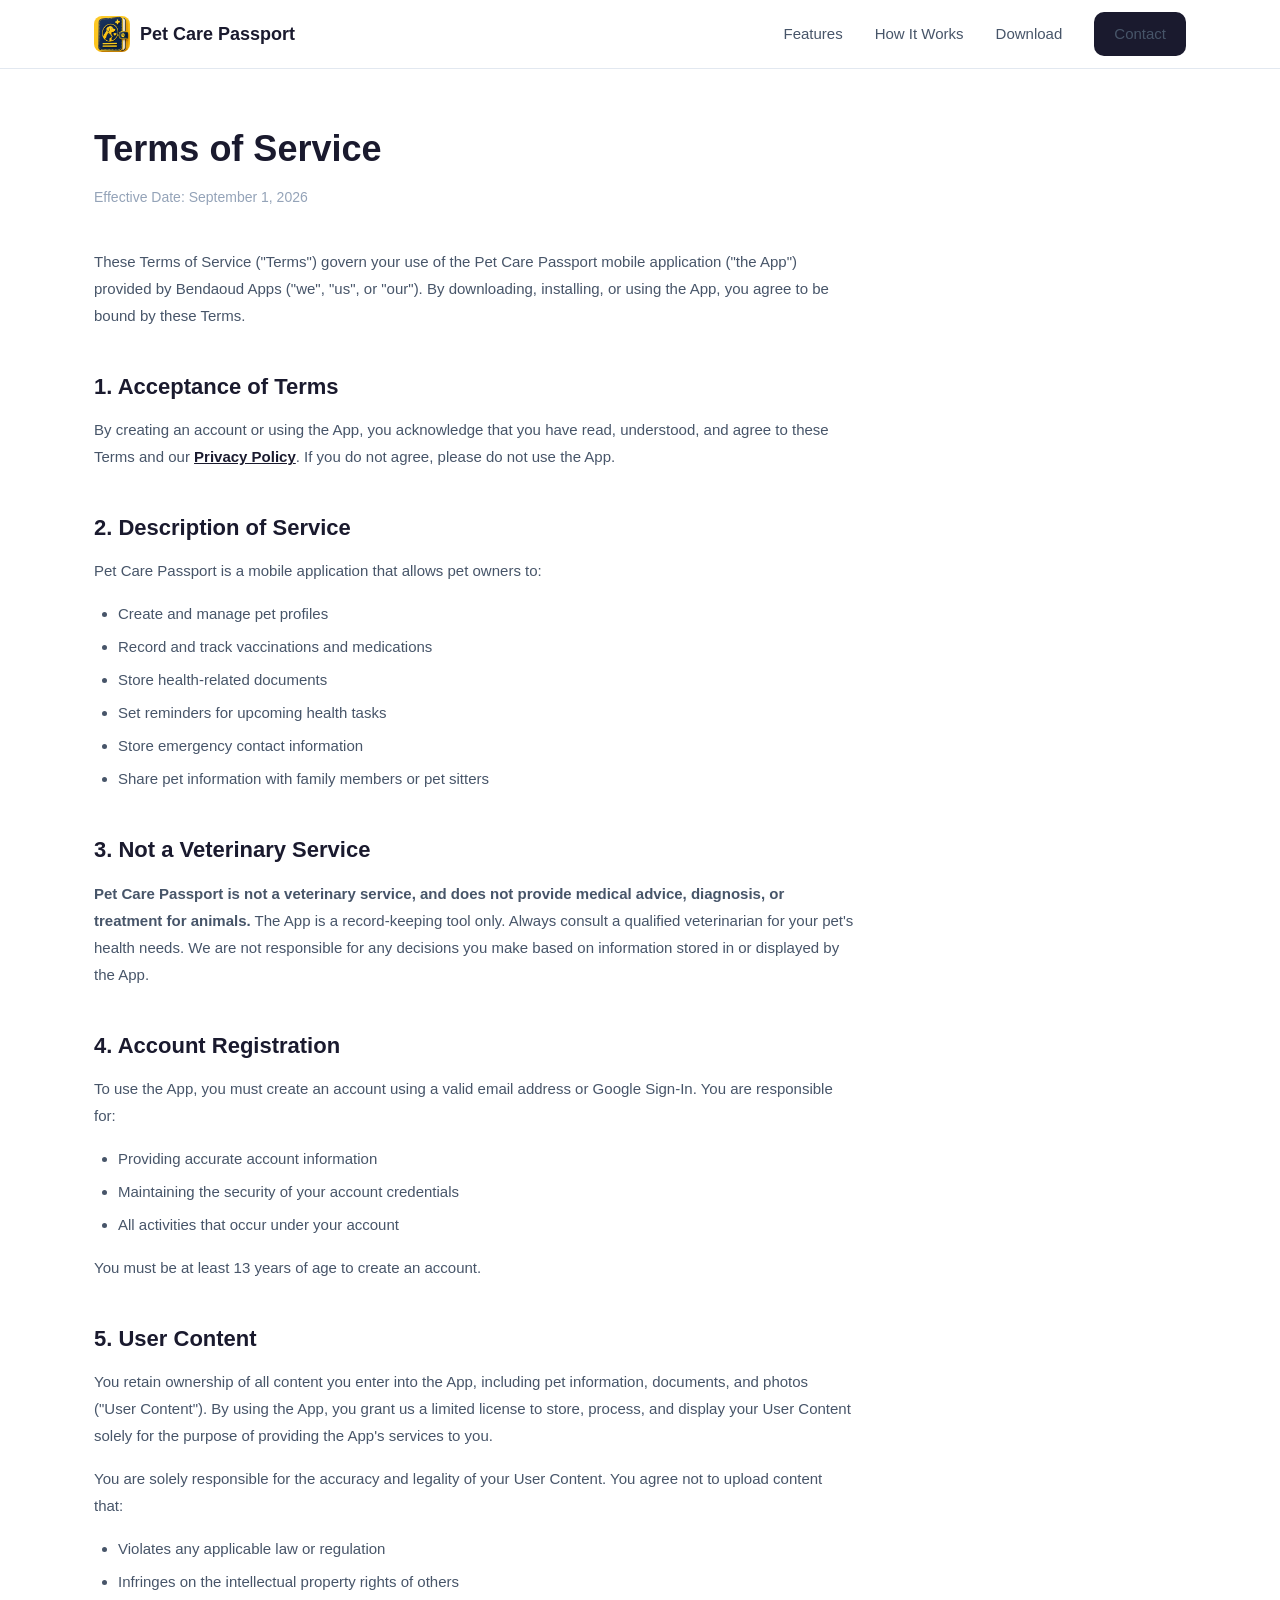
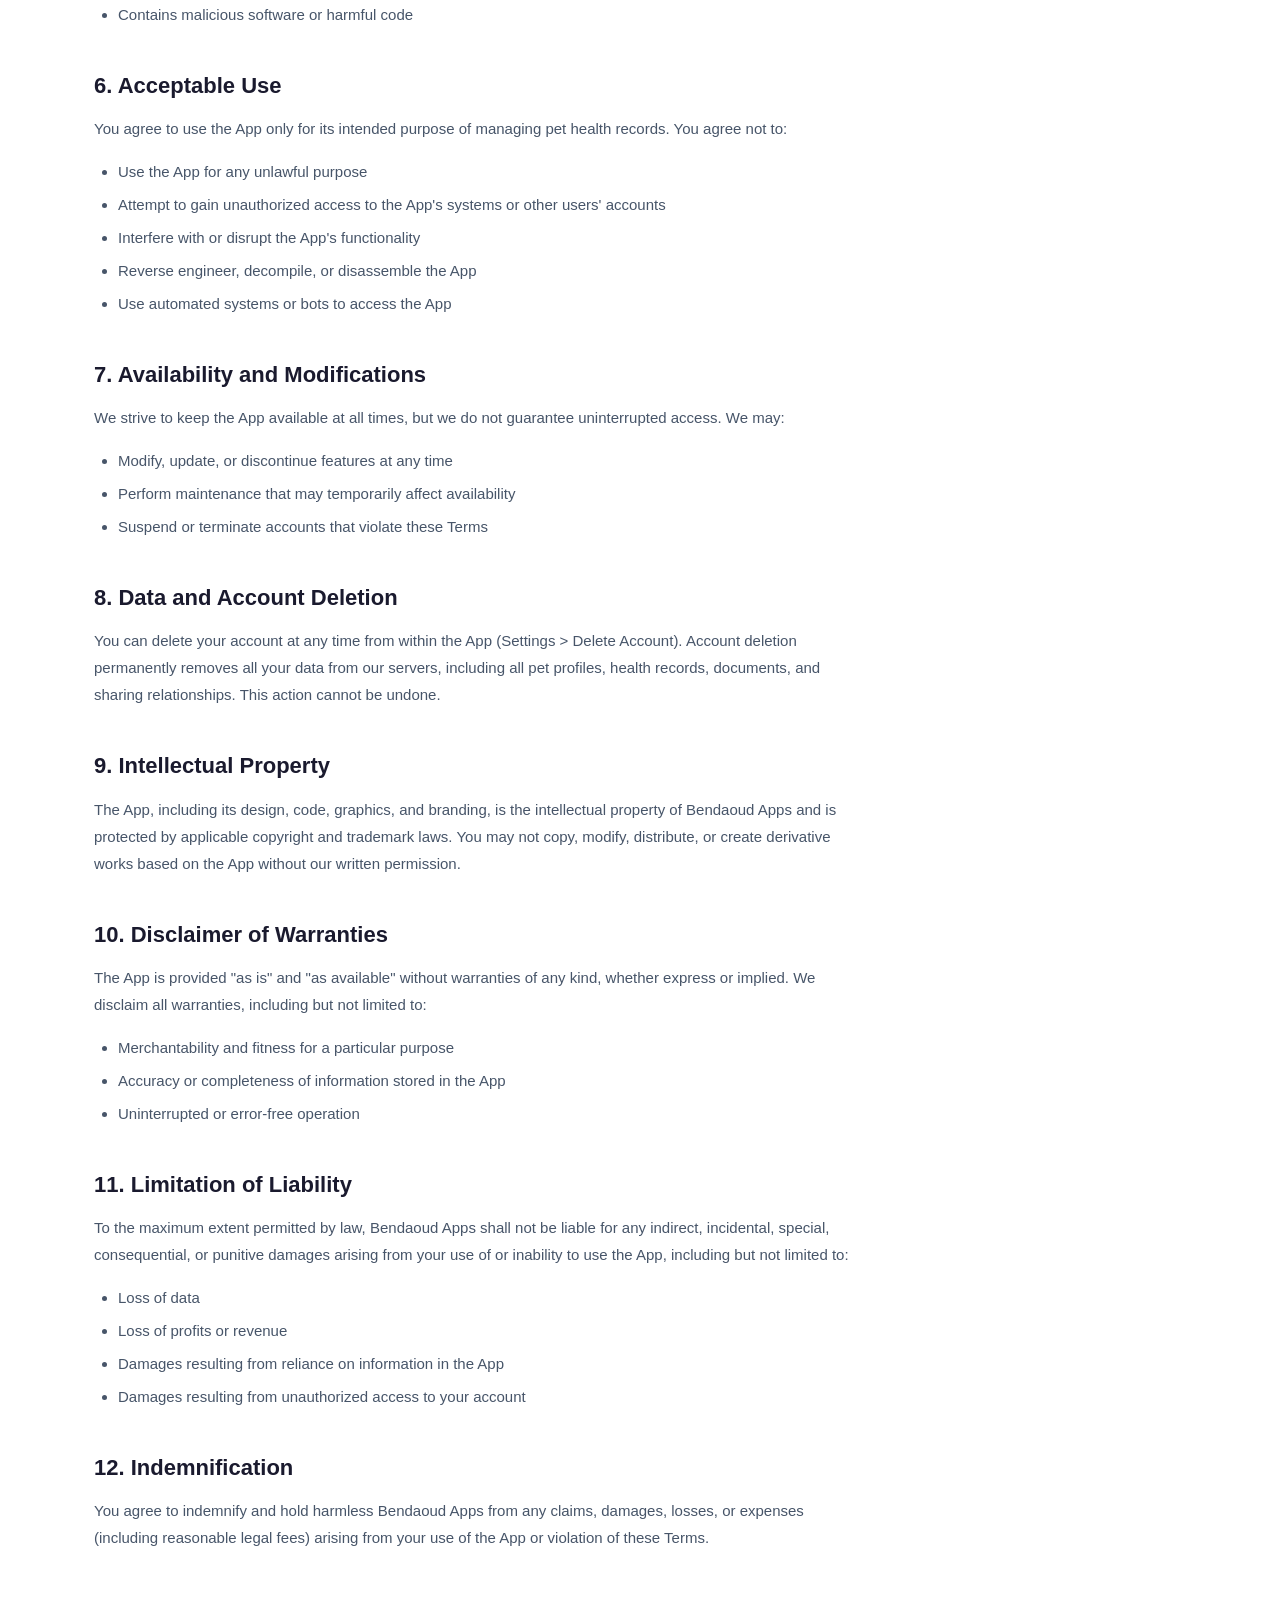
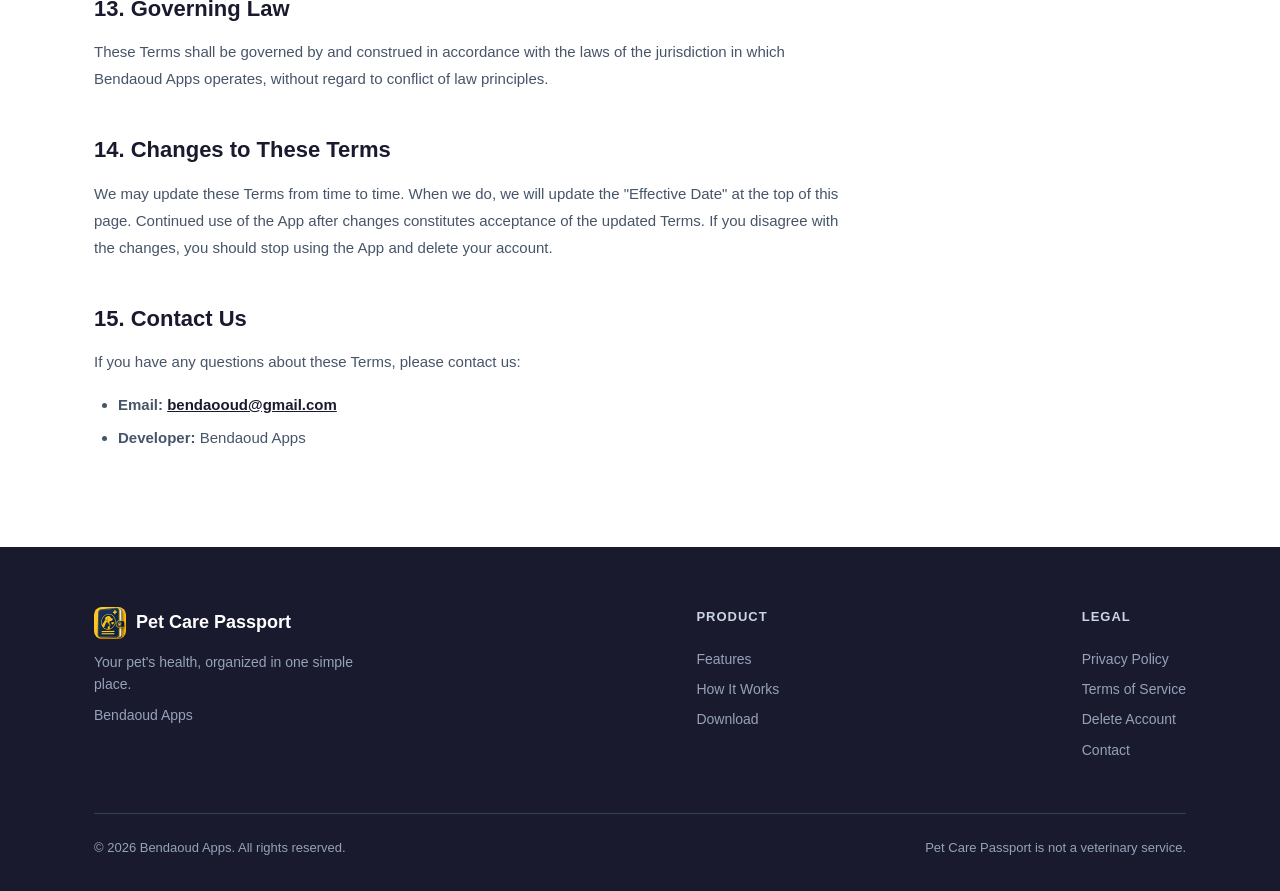
<file: terms/index.html>
<!DOCTYPE html>
<html lang="en">
<head>
  <meta charset="UTF-8">
  <meta name="viewport" content="width=device-width, initial-scale=1.0">
  <title>Terms of Service | Pet Care Passport</title>
  <meta name="description" content="Terms of Service for Pet Care Passport. Read the terms and conditions for using the Pet Care Passport mobile application.">
  <meta name="robots" content="index, follow">
  <link rel="canonical" href="https://petcarepassport.app/terms/">
  <link rel="icon" type="image/png" href="/img/favicon.png">
  <link rel="stylesheet" href="/css/style.css">
</head>
<body>

  <!-- Nav -->
  <nav class="nav" role="navigation" aria-label="Main navigation">
    <div class="container nav-inner">
      <a href="/" class="nav-brand" aria-label="Pet Care Passport home">
        <img src="/img/logo.png" alt="" width="36" height="36">
        Pet Care Passport
      </a>
      <button class="nav-toggle" aria-label="Toggle menu" aria-expanded="false" onclick="toggleMenu()">
        <span></span><span></span><span></span>
      </button>
      <div class="nav-links" id="navLinks">
        <a href="/#features">Features</a>
        <a href="/#how-it-works">How It Works</a>
        <a href="/#download">Download</a>
        <a href="/contact/" class="nav-cta">Contact</a>
      </div>
    </div>
  </nav>

  <!-- Terms of Service -->
  <main class="legal-page">
    <div class="container">
      <div class="legal-header">
        <h1>Terms of Service</h1>
        <p class="legal-date">Effective Date: September 1, 2026</p>
      </div>
      <div class="legal-content">

        <p>These Terms of Service ("Terms") govern your use of the Pet Care Passport mobile application ("the App") provided by Bendaoud Apps ("we", "us", or "our"). By downloading, installing, or using the App, you agree to be bound by these Terms.</p>

        <h2>1. Acceptance of Terms</h2>
        <p>By creating an account or using the App, you acknowledge that you have read, understood, and agree to these Terms and our <a href="/privacy-policy/">Privacy Policy</a>. If you do not agree, please do not use the App.</p>

        <h2>2. Description of Service</h2>
        <p>Pet Care Passport is a mobile application that allows pet owners to:</p>
        <ul>
          <li>Create and manage pet profiles</li>
          <li>Record and track vaccinations and medications</li>
          <li>Store health-related documents</li>
          <li>Set reminders for upcoming health tasks</li>
          <li>Store emergency contact information</li>
          <li>Share pet information with family members or pet sitters</li>
        </ul>

        <h2>3. Not a Veterinary Service</h2>
        <p><strong>Pet Care Passport is not a veterinary service, and does not provide medical advice, diagnosis, or treatment for animals.</strong> The App is a record-keeping tool only. Always consult a qualified veterinarian for your pet's health needs. We are not responsible for any decisions you make based on information stored in or displayed by the App.</p>

        <h2>4. Account Registration</h2>
        <p>To use the App, you must create an account using a valid email address or Google Sign-In. You are responsible for:</p>
        <ul>
          <li>Providing accurate account information</li>
          <li>Maintaining the security of your account credentials</li>
          <li>All activities that occur under your account</li>
        </ul>
        <p>You must be at least 13 years of age to create an account.</p>

        <h2>5. User Content</h2>
        <p>You retain ownership of all content you enter into the App, including pet information, documents, and photos ("User Content"). By using the App, you grant us a limited license to store, process, and display your User Content solely for the purpose of providing the App's services to you.</p>
        <p>You are solely responsible for the accuracy and legality of your User Content. You agree not to upload content that:</p>
        <ul>
          <li>Violates any applicable law or regulation</li>
          <li>Infringes on the intellectual property rights of others</li>
          <li>Contains malicious software or harmful code</li>
        </ul>

        <h2>6. Acceptable Use</h2>
        <p>You agree to use the App only for its intended purpose of managing pet health records. You agree not to:</p>
        <ul>
          <li>Use the App for any unlawful purpose</li>
          <li>Attempt to gain unauthorized access to the App's systems or other users' accounts</li>
          <li>Interfere with or disrupt the App's functionality</li>
          <li>Reverse engineer, decompile, or disassemble the App</li>
          <li>Use automated systems or bots to access the App</li>
        </ul>

        <h2>7. Availability and Modifications</h2>
        <p>We strive to keep the App available at all times, but we do not guarantee uninterrupted access. We may:</p>
        <ul>
          <li>Modify, update, or discontinue features at any time</li>
          <li>Perform maintenance that may temporarily affect availability</li>
          <li>Suspend or terminate accounts that violate these Terms</li>
        </ul>

        <h2>8. Data and Account Deletion</h2>
        <p>You can delete your account at any time from within the App (Settings &gt; Delete Account). Account deletion permanently removes all your data from our servers, including all pet profiles, health records, documents, and sharing relationships. This action cannot be undone.</p>

        <h2>9. Intellectual Property</h2>
        <p>The App, including its design, code, graphics, and branding, is the intellectual property of Bendaoud Apps and is protected by applicable copyright and trademark laws. You may not copy, modify, distribute, or create derivative works based on the App without our written permission.</p>

        <h2>10. Disclaimer of Warranties</h2>
        <p>The App is provided "as is" and "as available" without warranties of any kind, whether express or implied. We disclaim all warranties, including but not limited to:</p>
        <ul>
          <li>Merchantability and fitness for a particular purpose</li>
          <li>Accuracy or completeness of information stored in the App</li>
          <li>Uninterrupted or error-free operation</li>
        </ul>

        <h2>11. Limitation of Liability</h2>
        <p>To the maximum extent permitted by law, Bendaoud Apps shall not be liable for any indirect, incidental, special, consequential, or punitive damages arising from your use of or inability to use the App, including but not limited to:</p>
        <ul>
          <li>Loss of data</li>
          <li>Loss of profits or revenue</li>
          <li>Damages resulting from reliance on information in the App</li>
          <li>Damages resulting from unauthorized access to your account</li>
        </ul>

        <h2>12. Indemnification</h2>
        <p>You agree to indemnify and hold harmless Bendaoud Apps from any claims, damages, losses, or expenses (including reasonable legal fees) arising from your use of the App or violation of these Terms.</p>

        <h2>13. Governing Law</h2>
        <p>These Terms shall be governed by and construed in accordance with the laws of the jurisdiction in which Bendaoud Apps operates, without regard to conflict of law principles.</p>

        <h2>14. Changes to These Terms</h2>
        <p>We may update these Terms from time to time. When we do, we will update the "Effective Date" at the top of this page. Continued use of the App after changes constitutes acceptance of the updated Terms. If you disagree with the changes, you should stop using the App and delete your account.</p>

        <h2>15. Contact Us</h2>
        <p>If you have any questions about these Terms, please contact us:</p>
        <ul>
          <li><strong>Email:</strong> <a href="mailto:bendaooud@gmail.com">bendaooud@gmail.com</a></li>
          <li><strong>Developer:</strong> Bendaoud Apps</li>
        </ul>

      </div>
    </div>
  </main>

  <!-- Footer -->
  <footer class="footer">
    <div class="container">
      <div class="footer-inner">
        <div class="footer-brand">
          <div class="footer-brand-name">
            <img src="/img/logo.png" alt="" width="32" height="32">
            Pet Care Passport
          </div>
          <p>Your pet's health, organized in one simple place.</p>
          <p style="margin-top:8px;">Bendaoud Apps</p>
        </div>
        <div class="footer-links">
          <h4>Product</h4>
          <a href="/#features">Features</a>
          <a href="/#how-it-works">How It Works</a>
          <a href="/#download">Download</a>
        </div>
        <div class="footer-links">
          <h4>Legal</h4>
          <a href="/privacy-policy/">Privacy Policy</a>
          <a href="/terms/">Terms of Service</a>
          <a href="/delete-account/">Delete Account</a>
          <a href="/contact/">Contact</a>
        </div>
      </div>
      <div class="footer-bottom">
        <span>&copy; 2026 Bendaoud Apps. All rights reserved.</span>
        <span>Pet Care Passport is not a veterinary service.</span>
      </div>
    </div>
  </footer>

  <script>
    function toggleMenu() {
      var links = document.getElementById('navLinks');
      var btn = document.querySelector('.nav-toggle');
      var open = links.classList.toggle('open');
      btn.classList.toggle('open', open);
      btn.setAttribute('aria-expanded', open);
    }
    document.querySelectorAll('.nav-links a').forEach(function(a) {
      a.addEventListener('click', function() {
        document.getElementById('navLinks').classList.remove('open');
        document.querySelector('.nav-toggle').classList.remove('open');
      });
    });
  </script>

</body>
</html>
</file>
<file: css/style.css>
:root {
  --navy: #1A1A2E;
  --navy-light: #2D2D44;
  --gold: #F5C518;
  --gold-light: #FFF3CC;
  --gold-dark: #D4A80E;
  --white: #FFFFFF;
  --gray-50: #F8FAFC;
  --gray-100: #F1F5F9;
  --gray-200: #E2E8F0;
  --gray-300: #CBD5E1;
  --gray-400: #94A3B8;
  --gray-500: #64748B;
  --gray-600: #475569;
  --gray-700: #334155;
  --gray-800: #1E293B;
  --text: #1A1A2E;
  --text-secondary: #64748B;
  --radius: 12px;
  --radius-lg: 20px;
  --shadow: 0 1px 3px rgba(0,0,0,0.08), 0 1px 2px rgba(0,0,0,0.06);
  --shadow-md: 0 4px 12px rgba(0,0,0,0.08), 0 2px 4px rgba(0,0,0,0.04);
  --shadow-lg: 0 10px 30px rgba(0,0,0,0.1), 0 4px 8px rgba(0,0,0,0.05);
  --max-width: 1140px;
}

*, *::before, *::after { box-sizing: border-box; margin: 0; padding: 0; }

html { scroll-behavior: smooth; -webkit-text-size-adjust: 100%; }

body {
  font-family: -apple-system, BlinkMacSystemFont, 'Segoe UI', Roboto, 'Helvetica Neue', Arial, sans-serif;
  color: var(--text);
  background: var(--white);
  line-height: 1.6;
  -webkit-font-smoothing: antialiased;
}

img { max-width: 100%; height: auto; display: block; }
a { color: inherit; text-decoration: none; }
ul { list-style: none; }

.container { max-width: var(--max-width); margin: 0 auto; padding: 0 24px; }

/* ── NAV ── */
.nav {
  position: fixed; top: 0; left: 0; right: 0; z-index: 100;
  background: rgba(255,255,255,0.95);
  backdrop-filter: blur(12px);
  -webkit-backdrop-filter: blur(12px);
  border-bottom: 1px solid var(--gray-200);
}
.nav-inner {
  display: flex; align-items: center; justify-content: space-between;
  height: 68px;
}
.nav-brand { display: flex; align-items: center; gap: 10px; font-weight: 700; font-size: 18px; color: var(--navy); }
.nav-brand img { width: 36px; height: 36px; border-radius: 8px; }
.nav-links { display: flex; align-items: center; gap: 32px; }
.nav-links a {
  font-size: 15px; font-weight: 500; color: var(--gray-600);
  transition: color 0.2s;
}
.nav-links a:hover, .nav-links a:focus { color: var(--navy); }
.nav-cta {
  display: inline-flex; align-items: center; gap: 6px;
  padding: 10px 20px; border-radius: 10px;
  background: var(--navy); color: var(--white);
  font-size: 14px; font-weight: 600;
  transition: background 0.2s, transform 0.1s;
}
.nav-cta:hover { background: var(--navy-light); }
.nav-cta:active { transform: scale(0.97); }

.nav-toggle { display: none; background: none; border: none; cursor: pointer; padding: 8px; }
.nav-toggle span {
  display: block; width: 22px; height: 2px; background: var(--navy);
  transition: all 0.3s; margin: 5px 0;
}
.nav-toggle.open span:nth-child(1) { transform: rotate(45deg) translate(5px, 5px); }
.nav-toggle.open span:nth-child(2) { opacity: 0; }
.nav-toggle.open span:nth-child(3) { transform: rotate(-45deg) translate(5px, -5px); }

/* ── HERO ── */
.hero {
  padding: 140px 0 80px;
  background: linear-gradient(175deg, var(--white) 60%, var(--gray-50) 100%);
}
.hero-inner { display: flex; align-items: center; gap: 60px; }
.hero-text { flex: 1; }
.hero-text h1 {
  font-size: 48px; font-weight: 800; line-height: 1.15;
  color: var(--navy); margin-bottom: 20px; letter-spacing: -0.5px;
}
.hero-text h1 .accent { color: var(--gold-dark); }
.hero-text p {
  font-size: 19px; color: var(--gray-600); line-height: 1.7;
  margin-bottom: 36px; max-width: 520px;
}
.hero-actions { display: flex; gap: 14px; flex-wrap: wrap; }
.btn-primary {
  display: inline-flex; align-items: center; gap: 8px;
  padding: 16px 32px; border-radius: var(--radius);
  background: var(--navy); color: var(--white);
  font-size: 16px; font-weight: 700; border: none; cursor: pointer;
  transition: background 0.2s, transform 0.1s, box-shadow 0.2s;
  box-shadow: var(--shadow-md);
}
.btn-primary:hover { background: var(--navy-light); box-shadow: var(--shadow-lg); }
.btn-primary:active { transform: scale(0.97); }
.btn-secondary {
  display: inline-flex; align-items: center; gap: 8px;
  padding: 16px 32px; border-radius: var(--radius);
  background: transparent; color: var(--navy);
  font-size: 16px; font-weight: 600; border: 2px solid var(--gray-200);
  cursor: pointer; transition: all 0.2s;
}
.btn-secondary:hover { border-color: var(--navy); background: var(--gray-50); }

.hero-visual { flex: 0 0 340px; display: flex; justify-content: center; }
.app-mockup {
  width: 280px; height: 560px;
  background: var(--navy);
  border-radius: 36px;
  padding: 12px;
  box-shadow: var(--shadow-lg), 0 0 0 1px rgba(0,0,0,0.05);
  position: relative;
}
.app-mockup-inner {
  width: 100%; height: 100%;
  background: var(--gray-50);
  border-radius: 26px;
  overflow: hidden;
  display: flex; flex-direction: column;
}
.mockup-status {
  height: 44px; background: var(--navy);
  display: flex; align-items: center; justify-content: center;
  color: var(--white); font-size: 13px; font-weight: 600;
}
.mockup-body { flex: 1; padding: 16px; }
.mockup-greeting { font-size: 11px; color: var(--gray-400); margin-bottom: 4px; }
.mockup-title { font-size: 16px; font-weight: 700; color: var(--navy); margin-bottom: 16px; }
.mockup-card {
  background: var(--white); border-radius: 12px; padding: 14px;
  box-shadow: var(--shadow); margin-bottom: 10px;
}
.mockup-card-header { display: flex; align-items: center; gap: 10px; margin-bottom: 8px; }
.mockup-pet-avatar {
  width: 36px; height: 36px; border-radius: 10px;
  background: var(--gold-light); display: flex; align-items: center; justify-content: center;
  font-size: 18px;
}
.mockup-pet-name { font-size: 14px; font-weight: 700; color: var(--navy); }
.mockup-pet-meta { font-size: 10px; color: var(--gray-400); }
.mockup-tags { display: flex; gap: 6px; flex-wrap: wrap; }
.mockup-tag {
  font-size: 9px; font-weight: 600; padding: 4px 8px; border-radius: 6px;
}
.mockup-tag.green { background: #ECFDF5; color: #059669; }
.mockup-tag.blue { background: #EFF6FF; color: #2563EB; }
.mockup-tag.amber { background: #FFFBEB; color: #D97706; }
.mockup-reminder {
  display: flex; align-items: center; gap: 10px;
  background: var(--white); border-radius: 10px; padding: 10px 12px;
  box-shadow: var(--shadow); margin-bottom: 6px;
}
.mockup-reminder-icon {
  width: 28px; height: 28px; border-radius: 8px;
  display: flex; align-items: center; justify-content: center;
  font-size: 14px;
}
.mockup-reminder-icon.vacc { background: #DBEAFE; }
.mockup-reminder-icon.med { background: #FEF3C7; }
.mockup-reminder-text { font-size: 11px; font-weight: 600; color: var(--navy); }
.mockup-reminder-sub { font-size: 9px; color: var(--gray-400); }
.mockup-tab-bar {
  height: 52px; background: var(--white);
  border-top: 1px solid var(--gray-200);
  display: flex; align-items: center; justify-content: space-around;
  font-size: 9px; color: var(--gray-400); font-weight: 600;
}
.mockup-tab { display: flex; flex-direction: column; align-items: center; gap: 2px; }
.mockup-tab.active { color: var(--navy); }
.mockup-tab-icon { font-size: 16px; }

/* ── FEATURES ── */
.features { padding: 100px 0; background: var(--gray-50); }
.section-label {
  display: inline-block; font-size: 13px; font-weight: 700;
  text-transform: uppercase; letter-spacing: 1.5px; color: var(--gold-dark);
  margin-bottom: 12px;
}
.section-title {
  font-size: 36px; font-weight: 800; color: var(--navy);
  margin-bottom: 16px; letter-spacing: -0.3px;
}
.section-subtitle {
  font-size: 18px; color: var(--gray-500); max-width: 560px;
  margin-bottom: 48px; line-height: 1.6;
}
.section-header { text-align: center; }
.section-header .section-subtitle { margin-left: auto; margin-right: auto; }

.features-grid {
  display: grid;
  grid-template-columns: repeat(3, 1fr);
  gap: 24px;
}
.feature-card {
  background: var(--white); border-radius: var(--radius-lg);
  padding: 32px; border: 1px solid var(--gray-200);
  transition: box-shadow 0.3s, transform 0.2s;
}
.feature-card:hover { box-shadow: var(--shadow-md); transform: translateY(-2px); }
.feature-icon {
  width: 52px; height: 52px; border-radius: 14px;
  display: flex; align-items: center; justify-content: center;
  font-size: 26px; margin-bottom: 20px;
}
.feature-icon.records { background: #DBEAFE; }
.feature-icon.vaccines { background: #D1FAE5; }
.feature-icon.meds { background: #FEF3C7; }
.feature-icon.docs { background: #E0E7FF; }
.feature-icon.reminders { background: #FCE7F3; }
.feature-icon.pets { background: #FEE2E2; }
.feature-card h3 { font-size: 18px; font-weight: 700; color: var(--navy); margin-bottom: 8px; }
.feature-card p { font-size: 15px; color: var(--gray-500); line-height: 1.6; }

/* ── HOW IT WORKS ── */
.how-it-works { padding: 100px 0; }
.steps { display: flex; gap: 40px; justify-content: center; margin-top: 16px; }
.step { flex: 1; max-width: 300px; text-align: center; position: relative; }
.step-number {
  width: 56px; height: 56px; border-radius: 16px;
  background: var(--navy); color: var(--gold);
  font-size: 22px; font-weight: 800;
  display: flex; align-items: center; justify-content: center;
  margin: 0 auto 20px;
}
.step h3 { font-size: 18px; font-weight: 700; color: var(--navy); margin-bottom: 8px; }
.step p { font-size: 15px; color: var(--gray-500); line-height: 1.6; }
.step-connector {
  position: absolute; top: 28px; left: calc(50% + 40px);
  width: calc(100% - 40px); height: 2px;
  background: var(--gray-200);
}
.step:last-child .step-connector { display: none; }

/* ── TRUST ── */
.trust {
  padding: 80px 0;
  background: var(--navy);
  color: var(--white);
}
.trust-inner { text-align: center; max-width: 700px; margin: 0 auto; }
.trust-inner .section-label { color: var(--gold); }
.trust-inner .section-title { color: var(--white); }
.trust-inner p { font-size: 17px; color: var(--gray-300); line-height: 1.7; }
.trust-points {
  display: flex; gap: 32px; margin-top: 40px;
  justify-content: center; flex-wrap: wrap;
}
.trust-point {
  display: flex; align-items: center; gap: 10px;
  font-size: 15px; font-weight: 600; color: var(--gray-200);
}
.trust-point-icon {
  width: 36px; height: 36px; border-radius: 10px;
  background: rgba(245,197,24,0.15);
  display: flex; align-items: center; justify-content: center;
  font-size: 18px;
}

/* ── DOWNLOAD ── */
.download { padding: 100px 0; background: var(--gray-50); }
.download-inner { text-align: center; }
.download-buttons { display: flex; gap: 16px; justify-content: center; flex-wrap: wrap; margin-top: 36px; }
.store-btn {
  display: inline-flex; align-items: center; gap: 12px;
  padding: 14px 28px; border-radius: var(--radius);
  background: var(--navy); color: var(--white);
  font-size: 15px; font-weight: 600;
  transition: background 0.2s, transform 0.1s;
  border: none; cursor: pointer;
}
.store-btn:hover { background: var(--navy-light); }
.store-btn:active { transform: scale(0.97); }
.store-btn.coming-soon {
  background: var(--gray-300); color: var(--gray-600); cursor: default;
}
.store-btn.coming-soon:hover { background: var(--gray-300); }
.store-btn-icon { font-size: 24px; }
.store-btn-text { text-align: left; }
.store-btn-label { font-size: 11px; font-weight: 400; opacity: 0.8; display: block; }
.store-btn-name { font-size: 16px; font-weight: 700; display: block; }

/* ── FOOTER ── */
.footer {
  padding: 60px 0 32px;
  background: var(--navy); color: var(--gray-400);
}
.footer-inner { display: flex; justify-content: space-between; gap: 40px; flex-wrap: wrap; }
.footer-brand { max-width: 300px; }
.footer-brand-name {
  display: flex; align-items: center; gap: 10px;
  font-size: 18px; font-weight: 700; color: var(--white); margin-bottom: 12px;
}
.footer-brand-name img { width: 32px; height: 32px; border-radius: 8px; }
.footer-brand p { font-size: 14px; line-height: 1.6; }
.footer-links h4 {
  font-size: 13px; font-weight: 700; text-transform: uppercase;
  letter-spacing: 1px; color: var(--gray-300); margin-bottom: 16px;
}
.footer-links a {
  display: block; font-size: 14px; color: var(--gray-400);
  padding: 4px 0; transition: color 0.2s;
}
.footer-links a:hover { color: var(--white); }
.footer-bottom {
  border-top: 1px solid var(--gray-700);
  margin-top: 48px; padding-top: 24px;
  display: flex; justify-content: space-between; align-items: center;
  font-size: 13px; flex-wrap: wrap; gap: 12px;
}

/* ── LEGAL PAGES ── */
.legal-page { padding: 120px 0 80px; }
.legal-page h1 {
  font-size: 36px; font-weight: 800; color: var(--navy); margin-bottom: 8px;
}
.legal-page .last-updated,
.legal-page .legal-date { font-size: 14px; color: var(--gray-400); margin-bottom: 40px; }
.legal-content { max-width: 760px; }
.legal-content h2 {
  font-size: 22px; font-weight: 700; color: var(--navy);
  margin-top: 40px; margin-bottom: 12px;
}
.legal-content h3 {
  font-size: 18px; font-weight: 600; color: var(--navy);
  margin-top: 28px; margin-bottom: 8px;
}
.legal-content p {
  font-size: 15px; color: var(--gray-600); line-height: 1.8; margin-bottom: 16px;
}
.legal-content ul {
  list-style: disc; padding-left: 24px; margin-bottom: 16px;
}
.legal-content li {
  font-size: 15px; color: var(--gray-600); line-height: 1.8;
  margin-bottom: 6px;
}
.legal-content a { color: var(--navy); font-weight: 600; text-decoration: underline; }
.legal-content a:hover { color: var(--gold-dark); }

/* ── CONTACT PAGE ── */
.contact-cards { display: grid; grid-template-columns: repeat(2, 1fr); gap: 24px; margin-top: 36px; max-width: 600px; }
.contact-card {
  background: var(--gray-50); border: 1px solid var(--gray-200);
  border-radius: var(--radius-lg); padding: 28px;
}
.contact-card-icon { font-size: 28px; margin-bottom: 12px; }
.contact-card h3 { font-size: 16px; font-weight: 700; color: var(--navy); margin-bottom: 6px; }
.contact-card p { font-size: 14px; color: var(--gray-500); }
.contact-card a { color: var(--navy); font-weight: 600; text-decoration: underline; }
.contact-card a:hover { color: var(--gold-dark); }
.contact-content { max-width: 760px; }
.contact-icon { font-size: 36px; margin-bottom: 16px; }
.contact-link {
  display: inline-block; font-size: 18px; font-weight: 700;
  color: var(--navy); text-decoration: underline; margin-top: 8px;
}
.contact-link:hover { color: var(--gold-dark); }
.contact-info-grid {
  display: grid; grid-template-columns: repeat(3, 1fr); gap: 24px;
  margin-top: 40px;
}
.contact-info-item {
  background: var(--gray-50); border: 1px solid var(--gray-200);
  border-radius: var(--radius); padding: 24px;
}
.contact-info-item h3 { font-size: 16px; font-weight: 700; color: var(--navy); margin-bottom: 8px; }
.contact-info-item p { font-size: 14px; color: var(--gray-500); line-height: 1.6; }
.contact-developer {
  margin-top: 40px; font-size: 15px; color: var(--gray-500);
}
.legal-header { margin-bottom: 40px; }

/* ── FOCUS STATES ── */
a:focus-visible, button:focus-visible {
  outline: 3px solid var(--gold); outline-offset: 2px;
}

/* ── RESPONSIVE ── */
@media (max-width: 1024px) {
  .features-grid { grid-template-columns: repeat(2, 1fr); }
}

@media (max-width: 768px) {
  .nav-links { display: none; }
  .nav-links.open {
    display: flex; flex-direction: column;
    position: absolute; top: 68px; left: 0; right: 0;
    background: var(--white); border-bottom: 1px solid var(--gray-200);
    padding: 16px 24px; gap: 12px;
    box-shadow: var(--shadow-lg);
  }
  .nav-toggle { display: block; }

  .hero { padding: 110px 0 60px; }
  .hero-inner { flex-direction: column; gap: 40px; text-align: center; }
  .hero-text h1 { font-size: 34px; }
  .hero-text p { font-size: 17px; margin-left: auto; margin-right: auto; }
  .hero-actions { justify-content: center; }
  .hero-visual { flex: none; }
  .app-mockup { width: 240px; height: 480px; }

  .section-title { font-size: 28px; }
  .section-subtitle { font-size: 16px; }

  .features-grid { grid-template-columns: 1fr; max-width: 440px; margin: 0 auto; }

  .steps { flex-direction: column; align-items: center; }
  .step-connector { display: none; }

  .trust-points { flex-direction: column; align-items: center; }

  .footer-inner { flex-direction: column; }
  .footer-bottom { flex-direction: column; text-align: center; }

  .contact-cards { grid-template-columns: 1fr; }
  .contact-info-grid { grid-template-columns: 1fr; }
}

@media (max-width: 480px) {
  .hero-text h1 { font-size: 28px; }
  .hero-actions { flex-direction: column; align-items: center; }
  .btn-primary, .btn-secondary { width: 100%; justify-content: center; }
  .download-buttons { flex-direction: column; align-items: center; }
  .store-btn { width: 100%; max-width: 280px; justify-content: center; }
}
</file>
